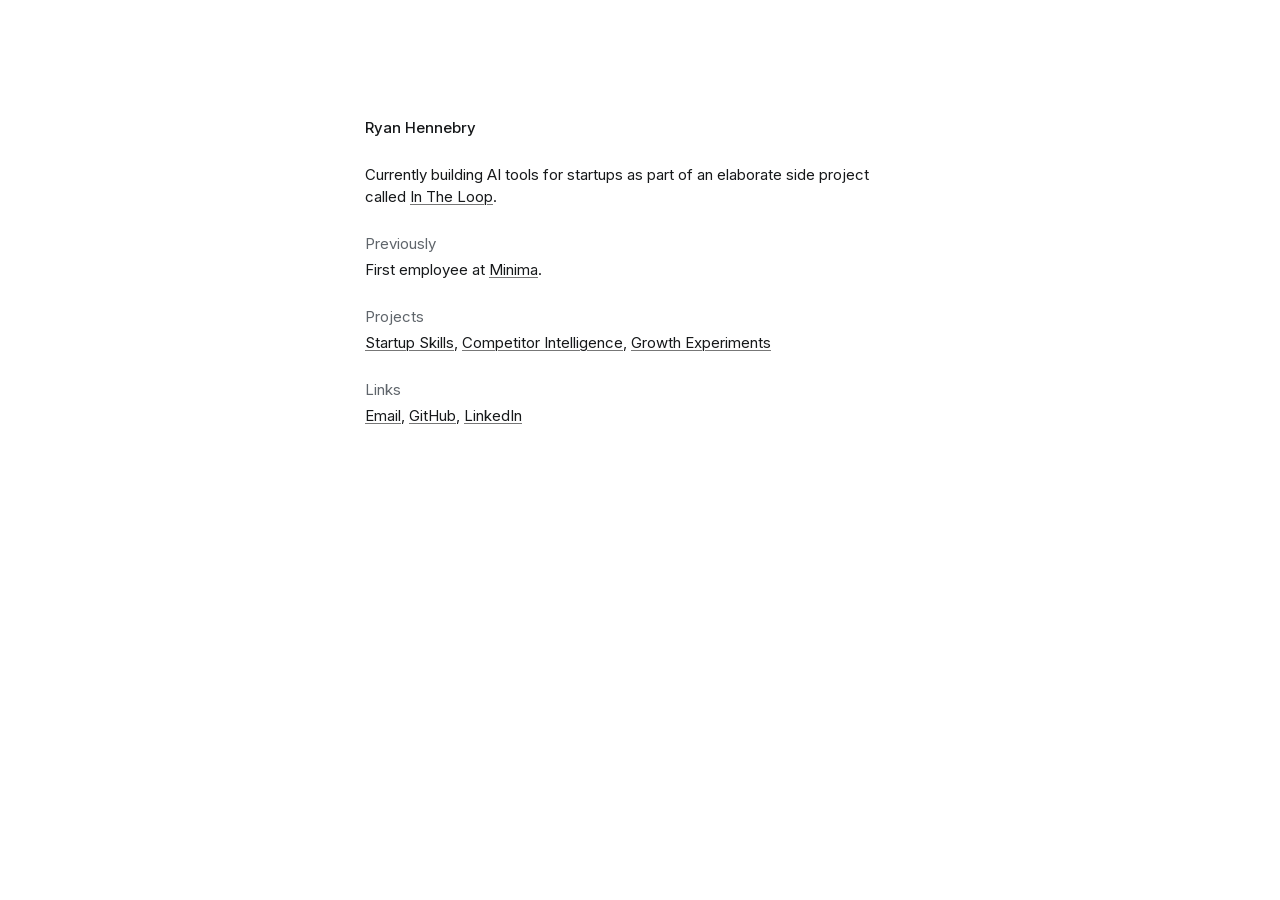
<file: index.html>
<!doctype html>
<html lang="en-GB">
  <head>
    <meta charset="utf-8">
    <meta name="viewport" content="width=device-width, initial-scale=1">
    <meta name="color-scheme" content="light">
    <meta name="theme-color" content="#24303C">

    <title>Ryan Hennebry</title>
    <meta name="description" content="">

    <meta property="og:type" content="website">
    <meta property="og:locale" content="en_GB">
    <meta property="og:site_name" content="Ryan Hennebry">
    <meta property="og:title" content="Ryan Hennebry">
    <meta property="og:description" content="">
    <meta property="og:url" content="https://ryanhennebry.xyz/">

    <meta name="twitter:card" content="summary">
    <meta name="twitter:title" content="Ryan Hennebry">
    <meta name="twitter:description" content="">

    <link rel="canonical" href="https://ryanhennebry.xyz/">

    <script type="application/ld+json">
      {
        "@context": "https://schema.org",
        "@graph": [
          {
            "@type": "WebSite",
            "@id": "https://ryanhennebry.xyz/#website",
            "url": "https://ryanhennebry.xyz/",
            "name": "Ryan Hennebry",
            "inLanguage": "en-GB"
          },
          {
            "@type": "Person",
            "@id": "https://ryanhennebry.xyz/#person",
            "name": "Ryan Hennebry",
            "url": "https://ryanhennebry.xyz/",
            "alumniOf": {
              "@type": "Organization",
              "name": "Minima",
              "url": "https://minima.global/"
            },
            "sameAs": [
              "https://github.com/ryan-hennebry",
              "https://www.linkedin.com/in/ryanhennebry/"
            ]
          }
        ]
      }
    </script>

    <link rel="icon" href="favicon.ico" sizes="any">
    <link rel="icon" type="image/png" sizes="48x48" href="favicon-48.png">
    <link rel="apple-touch-icon" href="apple-touch-icon.png">
    <link rel="stylesheet" href="assets/site.css">
  </head>
  <body>
    <main class="page">
      <header class="intro">
        <h1>Ryan Hennebry</h1>
        <p>Currently building AI tools for startups as part of an elaborate side project called <a href="https://in-the-loop.studio/">In The Loop</a>.</p>
      </header>

      <section class="previously">
        <h2>Previously</h2>
        <p>First employee at <a href="https://minima.global/">Minima</a>.</p>
      </section>

      <section class="projects">
        <h2>Projects</h2>
        <p><a href="https://startupskills.dev/">Startup Skills</a>, <a href="https://ryanhennebry.xyz/competitor-intel-agent/">Competitor Intelligence</a>, <a href="https://github.com/ryan-hennebry/growth-experiments">Growth Experiments</a></p>
      </section>

      <nav class="links" aria-labelledby="links-heading">
        <h2 id="links-heading">Links</h2>
        <p><a href="mailto:ryanhennebry@gmail.com">Email</a>, <a href="https://github.com/ryan-hennebry">GitHub</a>, <a href="https://www.linkedin.com/in/ryanhennebry/">LinkedIn</a></p>
      </nav>
    </main>
  </body>
</html>
</file>
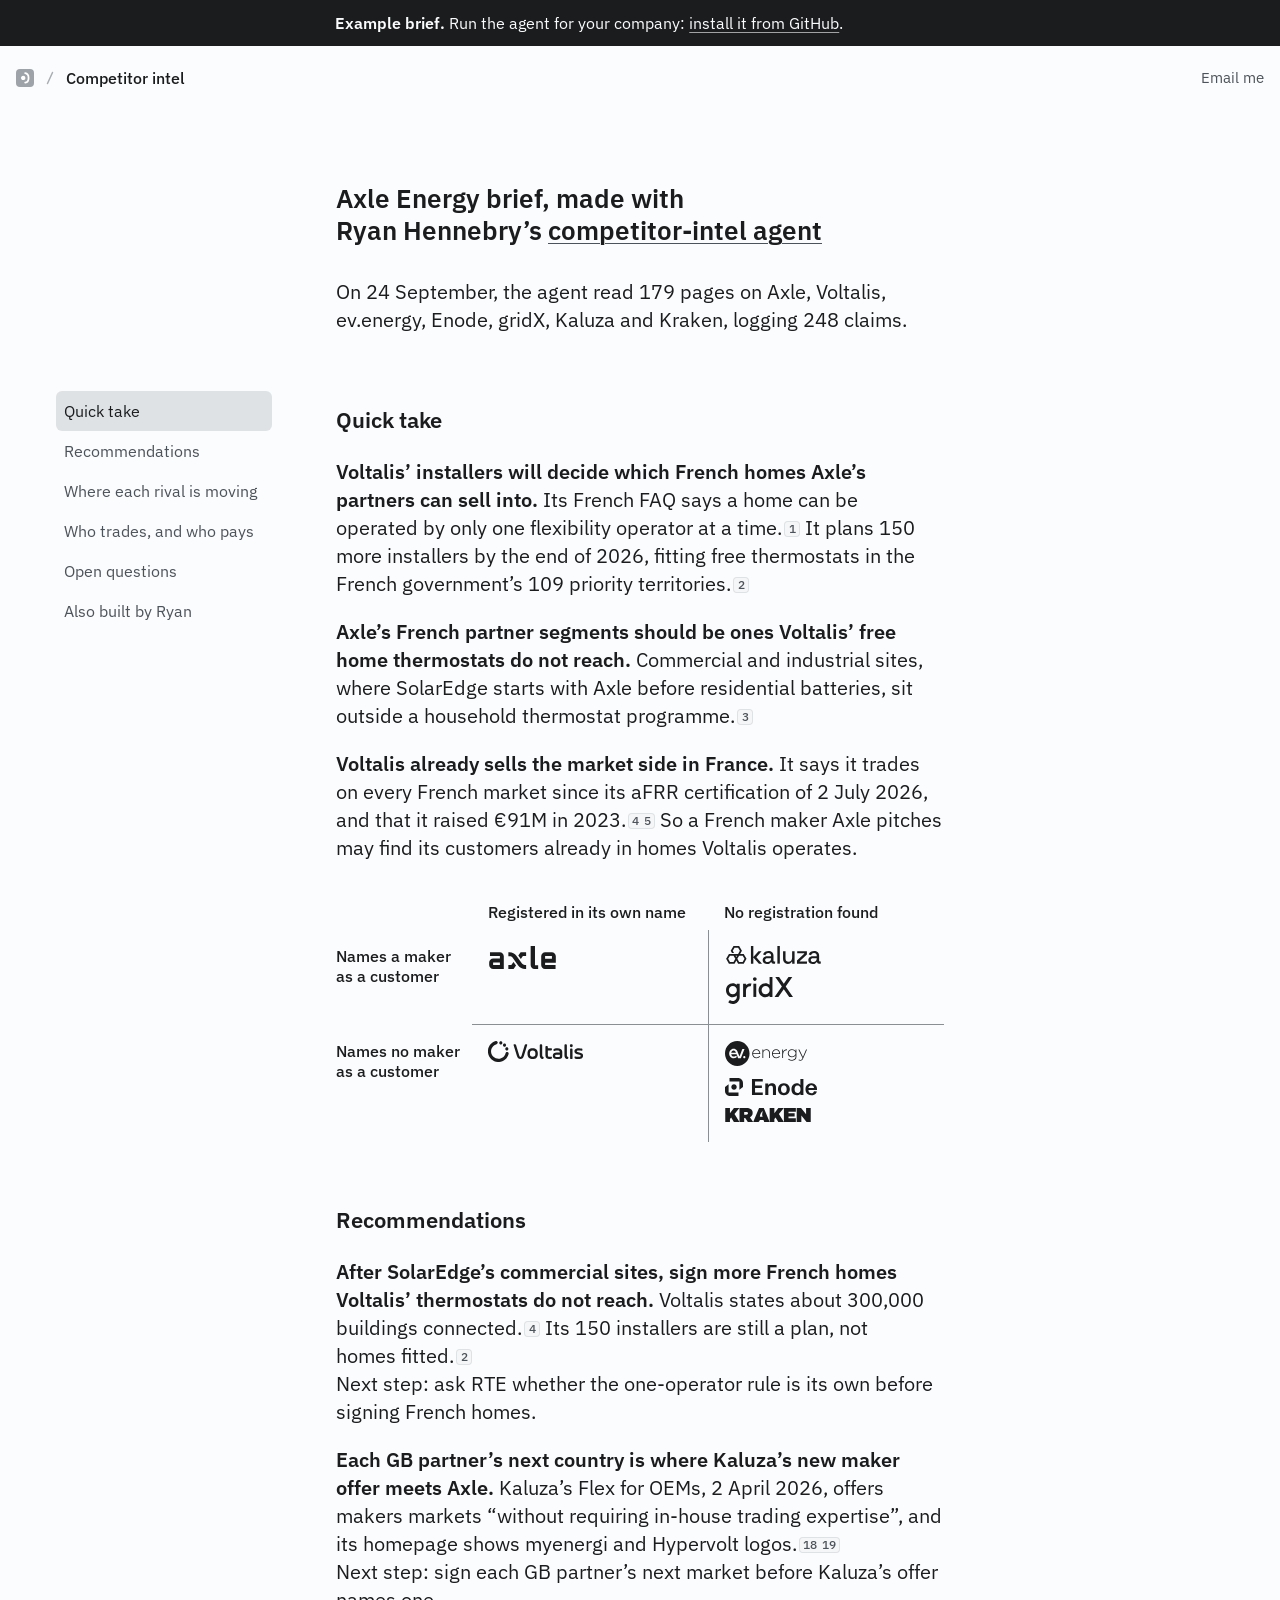
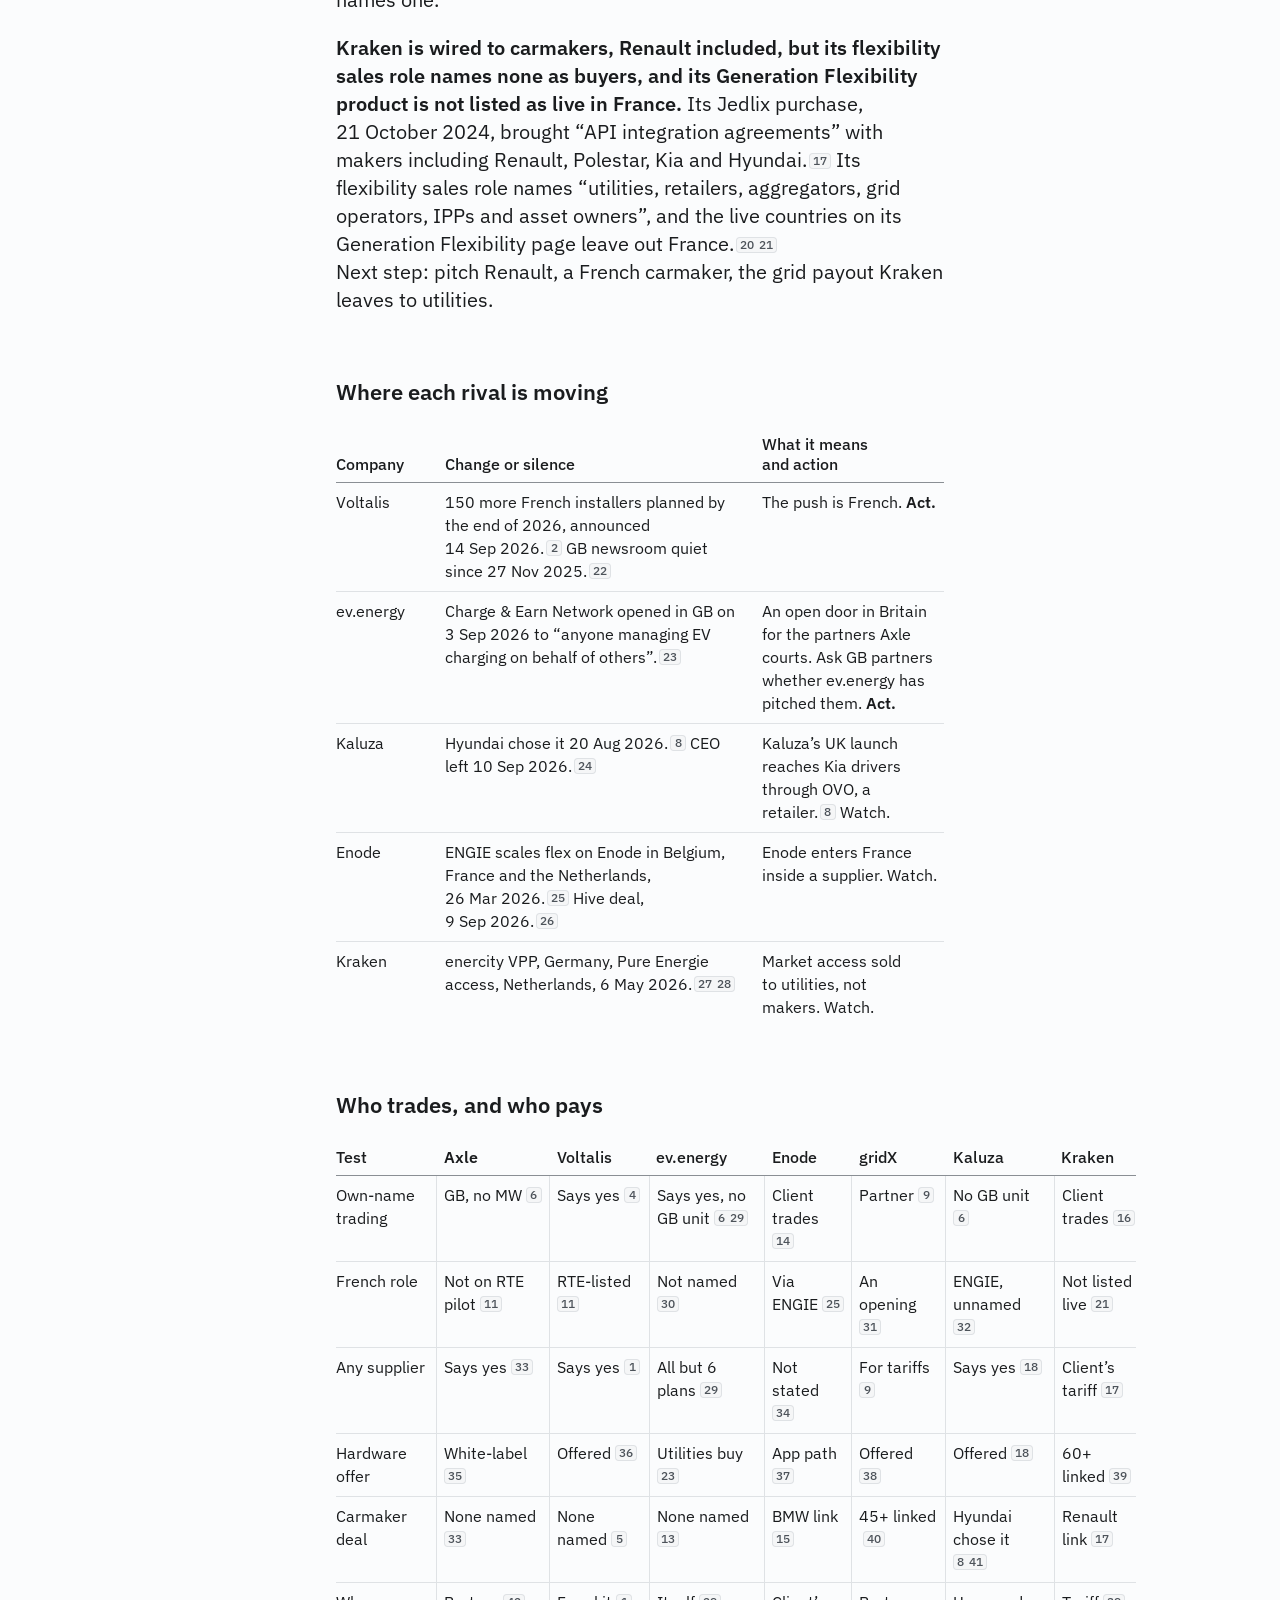
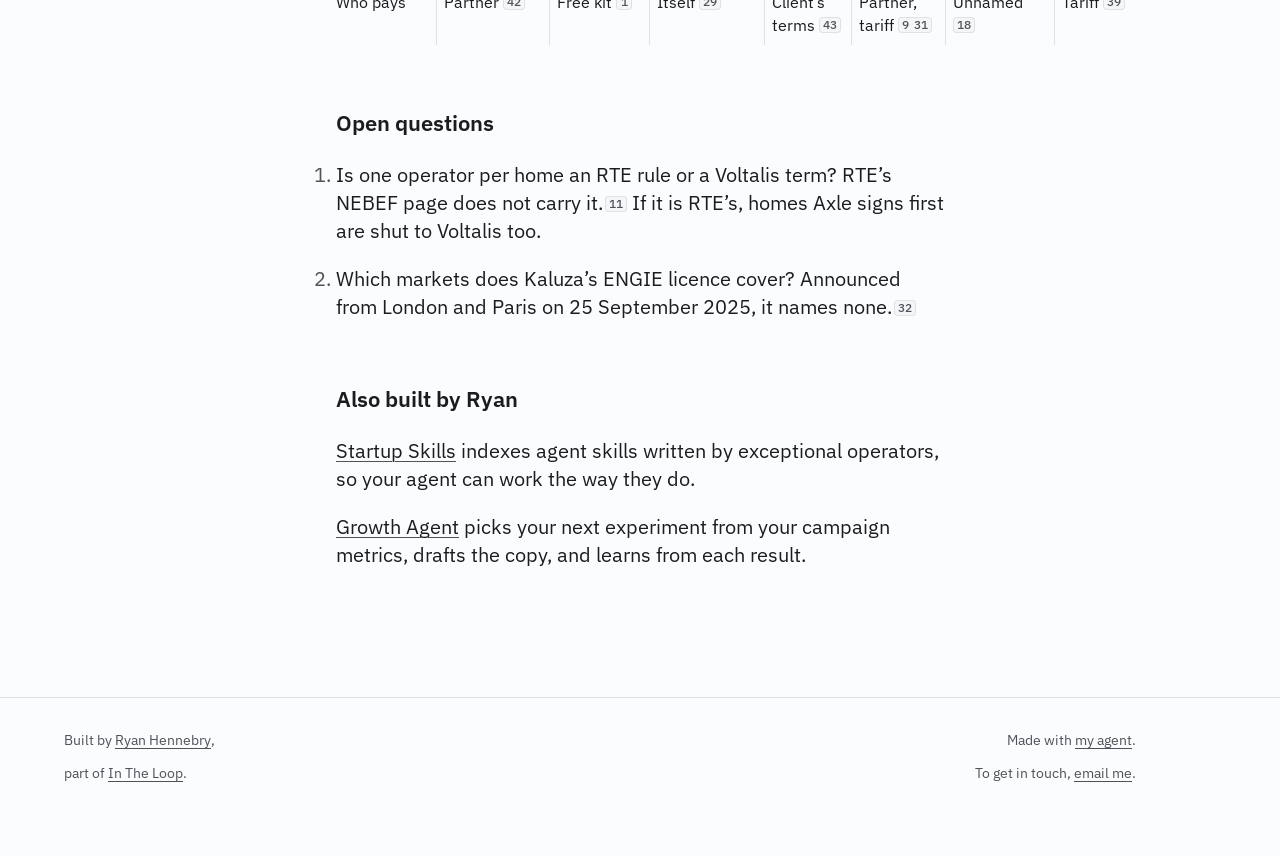
<file: competitor-intel-agent/index.html>
<!doctype html>
<!-- GENERATED by build-t.py from variant-t.src.html, para-s.json, the run's briefing.md, claims.jsonl and logos/logos.json. Edit those, then rebuild. -->
<!--
  Variant T: research/40-variant-t-spec.md, built by build-t.py. S's page (spec 35) with Ryan's notes
  on S: new-tab links with no arrow glyph, a doubled underline on hover, hover intent with a safe
  polygon and a scroll reset, map cards beside their logo, the rail level with Quick take, the footer
  on the wide grid, and no grey sentence in the reading column. § numbers are spec 35's unless 40 is named.
-->
<html lang="en-GB">
<head>
<meta charset="utf-8">
<meta name="viewport" content="width=device-width, initial-scale=1, viewport-fit=cover">
<!-- Share metadata: build-t.py's SITE_URL, TITLE, DESC, OG_IMAGE and OG_ALT, one definition each. -->
<title>Competitor intelligence agent: example brief</title>
<meta name="description" content="Written by Ryan Hennebry’s competitor intelligence agent. Each finding cites the page it came from.">
<!-- SNAPSHOT-EXEMPT (the page's own address) -->
<link rel="canonical" href="https://ryanhennebry.xyz/competitor-intel-agent">
<!-- /SNAPSHOT-EXEMPT -->
<meta property="og:type" content="article">
<meta property="og:site_name" content="Ryan Hennebry">
<meta property="og:locale" content="en_GB">
<meta property="og:url" content="https://ryanhennebry.xyz/competitor-intel-agent">
<meta property="og:title" content="Competitor intelligence agent: example brief">
<meta property="og:description" content="Written by Ryan Hennebry’s competitor intelligence agent. Each finding cites the page it came from.">
<meta property="og:image" content="https://ryanhennebry.xyz/competitor-intel-agent/og.png?v=4">
<meta property="og:image:type" content="image/png">
<meta property="og:image:width" content="2400">
<meta property="og:image:height" content="1260">
<meta property="og:image:alt" content="Competitor intelligence agent: example brief.">
<meta name="twitter:card" content="summary_large_image">
<meta name="twitter:image:alt" content="Competitor intelligence agent: example brief.">
<meta name="robots" content="noindex">
<meta name="color-scheme" content="light">
<meta name="theme-color" content="#fbfcfd">
<link rel="icon" href="favicon-p.svg" type="image/svg+xml">
<link rel="icon" href="favicon-32.png" type="image/png" sizes="32x32">
<link rel="apple-touch-icon" href="apple-touch-icon.png">
<link rel="preload" href="fonts/plex-sans-t-var.woff2" as="font" type="font/woff2" crossorigin>
<style>
/* §5 One face: IBM Plex Sans, self-hosted, OFL, roman only, with a size-adjusted Arial fallback.
   40 §5: T's subset adds U+2197 for the new-tab arrow. */
@font-face { font-family: "IBM Plex Sans"; src: url("fonts/plex-sans-t-var.woff2") format("woff2-variations"); font-weight: 100 700; font-style: normal; font-display: swap; }
@font-face { font-family: "IBM Plex Sans Fallback"; src: local("Arial"), local("ArialMT"); font-weight: 100 449; size-adjust: 100.60%; }
@font-face { font-family: "IBM Plex Sans Fallback"; src: local("Arial"), local("ArialMT"); font-weight: 450 549; size-adjust: 102.71%; }
@font-face { font-family: "IBM Plex Sans Fallback"; src: local("Arial Bold"), local("Arial-BoldMT"); font-weight: 550 700; size-adjust: 97.21%; }

/* §4 Colour: light only, neutrals only. */
:root {
  --ground: #fbfcfd; --text: #1a1c1e; --muted: #4d535a; --edge: #8a8f94; --rule: #dfe2e5;
  --surface: var(--rule); --wash: #f5f6f7; --focus: #1a1c1e; --press: rgb(26 28 30 / 6%);
  --glyph: #aaaeb2; /* §5 the bar's slash, 2.18:1 on --ground: ITL's ratio (33§4) */
  --shadow-card: 0 0 0 1px rgb(26 28 30 / 6%), 0 4px 8px rgb(26 28 30 / 6%), 0 12px 24px rgb(26 28 30 / 4%);
  color-scheme: light;
}

/* §3 Type: Butterick's page matched by x-height (PT/point-size). Plex at 20 has a 10.32 x-height,
   98% of his 10.51; 28 is 140% leading. letter-spacing is 0 on every role (32 F9). */
:root {
  --sans: "IBM Plex Sans", "IBM Plex Sans Fallback", system-ui, -apple-system, "Segoe UI", sans-serif;
  --fs-h1: 26px; --lh-h1: 32px;
  --fs-h2: 22px; --lh-h2: 28px;
  --fs-body: 20px; --lh-body: 28px;
  --fs-td: 16px; --lh-td: 23px; --fs-ui: 16px; --fs-small: 15px;
  --fs-chip: 12px; --lh-chip: 16px; --fs-foot: 14px; --lh-foot: 21px;
  --ease-out: cubic-bezier(0.23, 1, 0.32, 1);
  /* §4 Grid: the rail, a gap, a 608 column and a matching gap. From 78rem a second rail's width
     balances the first, so the text holds the viewport's centre and the rail hangs in the margin. */
  --pad: 16px; --col: 608px; --rail: 0px; --gap: 0px; --shift: 0px;
  --grid-w: calc(var(--rail) + 2 * var(--gap) + var(--col));
  --end: var(--gap);
  /* Rhythm, as box gaps (30§6, 32 F1). Print halves them. */
  --g-head: 72px; --g-title: 32px; --g-sec: 64px; --g-h2p: 24px; --g-h2t: 28px;
  --g-para: 20px; --g-tbl: 24px; --g-fig: 40px; --g-foot: 128px;
}
@media (width >= 40rem) { :root { --pad: 32px; } }
@media (width >= 64rem) { :root { --rail: 208px; --gap: 64px; --shift: 104px; } }
@media (width >= 78rem) {
  :root { --shift: 0px; --grid-w: calc(2 * var(--rail) + 2 * var(--gap) + var(--col)); --end: calc(var(--gap) + var(--rail)); }
}
@media (width < 30rem) {
  :root { --fs-h1: 24px; --lh-h1: 30px; --fs-h2: 20px; --lh-h2: 26px; --fs-body: 16px; --lh-body: 23px; --g-para: 16px; }
}

/* Base. No font smoothing (22f2): macOS draws the face at its own weight. */
*, *::before, *::after { box-sizing: border-box; }
html {
  -webkit-text-size-adjust: 100%;
  font-kerning: normal;
  hanging-punctuation: first;
  scroll-padding-top: 96px;      /* the 64 bar plus 32 of air */
}
body { margin: 0; background: var(--ground); color: var(--text); font: 400 var(--fs-body)/var(--lh-body) var(--sans); }
p, h1, h2, ol, ul, figure { margin: 0; }
strong { font-weight: 600; color: var(--text); }
::selection, ::target-text { background: var(--muted); color: var(--ground); }
.sr-only { position: absolute; width: 1px; height: 1px; padding: 0; margin: -1px; overflow: hidden; clip-path: inset(50%); white-space: nowrap; }
.nw { white-space: nowrap; }

/* One ring. Components that set their own radius keep it. */
:focus-visible { outline: 2px solid var(--focus); outline-offset: 2px; border-radius: 2px; }
@media (forced-colors: active) { :focus-visible { outline: revert; outline-offset: revert; } }

/* One link treatment. :where() so every component rule wins on purpose. */
:where(a) {
  color: inherit;
  text-decoration-line: underline;
  text-decoration-thickness: 1px;
  text-underline-offset: 3px;
  text-decoration-skip-ink: auto;
  text-decoration-color: var(--muted);
}
/* Press: a wash over the element's own fill, on pointer-down, no motion. */
:where(a, button, label):active { background-image: linear-gradient(var(--press), var(--press)); }
:where(a, button, label) { -webkit-tap-highlight-color: transparent; touch-action: manipulation; }
button { font: inherit; color: inherit; }

/* Skip link (17's values). */
.skip {
  position: fixed; top: 12px; left: calc(16px + env(safe-area-inset-left, 0px)); z-index: 20;
  display: flex; align-items: center; min-height: 40px; padding-inline: 16px; border-radius: 6px;
  background-color: var(--surface); color: var(--text); font-size: var(--fs-small); line-height: 20px;
  text-decoration: none; transform: translateY(calc(-100% - 13px));
}
.skip:focus-visible { transform: none; }

/* §5 Frame and bar: P's brand block (the studio mark, P's slash, the wordmark), then R's nav. 64 tall
   at every width. The mark's edge sits on the 16 inset; its 40x40 hit box hangs 11 either side. */
.frame { position: relative; display: flex; flex-direction: column; min-height: 100vh; min-height: 100dvh; }
.spy-end { position: absolute; bottom: 0; width: 1px; height: 1px; }
.main { flex: 1 0 auto; padding-top: var(--g-head); container-type: inline-size; }
.main:focus { outline: none; }
.bar { position: sticky; top: 0; z-index: 10; background-color: var(--ground); }
.bar :is(a, button) { scroll-margin-top: -96px; } /* the bar is always in view: a Tab onto it must not scroll */
.head {
  display: flex; align-items: center; justify-content: space-between; column-gap: 16px; height: 64px;
  padding-inline: calc(16px + env(safe-area-inset-left, 0px)) calc(16px + env(safe-area-inset-right, 0px));
}
.head__brand { display: flex; align-items: center; gap: 8px; min-width: 0; }
.head__umbrella { display: grid; place-items: center; flex: none; min-width: 40px; min-height: 40px; margin-inline: -11px; }
.head__logo { display: block; width: 18px; height: 18px; border-radius: 4px; }
.head__slash { flex: none; color: var(--glyph); }
.head__mark {
  display: flex; align-items: center; min-height: 40px; min-width: 0;
  font-size: 16px; line-height: 20px; font-weight: 500; color: var(--text); text-decoration: none; white-space: normal;
}
.head__nav { display: flex; align-items: center; gap: 24px; }
.head__link {
  display: flex; align-items: center; min-height: 40px; padding: 0; border: 0; background-color: transparent; cursor: pointer;
  font-size: 15px; line-height: 20px; font-weight: 400; color: var(--muted); text-decoration: none; white-space: nowrap;
}
body:has(#contents:popover-open) .head__toc { color: var(--text); }
@media (width >= 64rem) { .head__toc { display: none; } }
/* ITL's "what gives": below 23rem the mark and slash go first; without the rule the bar collides by
   50 at 320 (40 §4). "Competitor intel" is 119.06 at 16/500 and holds one line at every width. */
@media (width < 23rem) { .head__umbrella, .head__slash { display: none; } }

/* The example banner (Ryan, 5 October 2026: the banner prototype's variant A, copy 1). Site chrome above
   the sticky bar, ink and ground swapped; it scrolls away and the bar pins at 0. Its text sits on the
   title's grid, so its left edge is the h1's: .banner__in repeats .layout's box and column. The ink
   lines up too: Plex's "E" (600) starts 81.72/1000 of an em in, the h1's "A" 20.88, so the first line
   is indented by the difference, A's at --fs-h1 less E's at --fs-bn (-0.76 at 26 and 16). A wrapped
   line starts on the box edge, where a lower-case letter's ink sits within half a pixel of the A's. */
.banner {
  --fs-bn: 16px;
  padding-block: 12px; background-color: var(--text); color: var(--ground);
  font-size: var(--fs-bn); line-height: 22px;
}
.banner__in { display: grid; grid-template-columns: minmax(0, 1fr); width: min(100% - 2 * var(--pad), var(--grid-w)); margin-inline: auto; }
.banner__t { grid-column: 1; min-width: 0; text-indent: calc(0.02088 * var(--fs-h1) - 0.08172 * var(--fs-bn)); text-wrap: balance; }
@media (width >= 64rem) {
  .banner__in { grid-template-columns: var(--rail) minmax(0, var(--col)); column-gap: var(--gap); padding-inline-end: var(--end); }
  .banner__t { grid-column: 2; }
}
@media (width < 23rem) { .banner { --fs-bn: 15px; } } /* two lines at 320, as the bar's "what gives" step */
.banner strong { color: inherit; }
.banner a { text-decoration-color: rgb(251 252 253 / 60%); }
.banner :focus-visible { outline-color: var(--ground); } /* the shared 2px ring, light on the dark strip */
.banner a:active { background-image: linear-gradient(rgb(251 252 253 / 14%), rgb(251 252 253 / 14%)); }

/* §4 Grid. The box is centred. From 64rem it holds the rail, a gap, the column and a matching gap,
   so the text centre is the viewport's plus --shift (104); from 78rem it holds a second rail's width
   too, so the text holds the centre (PT/maxims-of-page-layout) and the rail hangs in the margin. */
.layout { display: grid; grid-template-columns: minmax(0, 1fr); width: min(100% - 2 * var(--pad), var(--grid-w)); margin-inline: auto; }
.title, .brief { grid-column: 1; min-width: 0; }
.title { grid-row: 1; margin-bottom: var(--g-head); }
.brief { grid-row: 2; }
@media (width >= 64rem) {
  .layout { grid-template-columns: var(--rail) minmax(0, var(--col)); column-gap: var(--gap); padding-inline-end: var(--end); }
  .title, .brief { grid-column: 2; }
}

/* §7 The title: 26/32 at 600 (130% of the body), cap-trimmed. The phrase spans set the breaks by
   sense, so text-wrap is plain wrap, not balance. .h1__who breaks only between its two phrases. */
.title h1 {
  font: 600 var(--fs-h1)/var(--lh-h1) var(--sans); color: var(--text);
  text-box: trim-both cap alphabetic; text-wrap: wrap;
}
.h1__who { display: inline-block; }
.run { margin-top: var(--g-title); color: var(--text); text-box: trim-both cap alphabetic; text-wrap: pretty; }

/* §17 Contents: one popover element; a sticky 208 rail from 64rem, a sheet under the bar below. */
#contents ol { margin: 0; padding: 0; list-style: none; }
#contents a {
  display: flex; align-items: center; min-height: 40px; margin-inline-start: -8px; padding: 10px 8px;
  border-radius: 6px; font-size: var(--fs-ui); line-height: 20px; font-weight: 400; color: var(--muted);
  text-decoration: none; transition: color 120ms var(--ease-out), background-color 120ms var(--ease-out);
}
@media (pointer: coarse) { #contents a { min-height: 44px; } }
#contents a[aria-current="location"] { color: var(--text); background-color: var(--rule); }
@media (width >= 64rem) {
  /* The rail resets the UA popover box. Its 4/12 padding, cancelled by an equal negative margin, is
     room for the -8 hang and the 4px ring, which overflow: auto would otherwise clip.
     Row 2: the first cap sits level with Quick take's (40 §9). Row 2's top edge is the cap-trimmed
     h2's cap top; -18.83 is 4 rail padding + 10 item padding + 4.83 line top to cap top at 16/20.
     Stuck, the first cap rides the 96 scroll-padding line, where a heading reached from the rail lands. */
  #contents:not(:popover-open) {
    display: block; position: sticky; inset: auto; top: calc(96px - 18.83px);
    grid-column: 1; grid-row: 2; align-self: start;
    margin: -18.83px -4px -4px -12px; padding: 4px 4px 4px 12px; border: 0;
    background: none; color: inherit; width: auto; height: auto;
    max-height: calc(100dvh - 96px + 18.83px - 28px); overflow: auto; overscroll-behavior: contain;
  }
}
@media (width < 64rem) {
  #contents {
    position: fixed; inset: var(--sheet-top, 64px) 0 auto 0; width: auto; height: auto; margin: 0;
    max-height: calc(100dvh - var(--sheet-top, 64px)); overflow: auto; overscroll-behavior: contain;
    padding: 8px 16px 16px; border: 0; border-bottom: 1px solid var(--rule);
    background-color: var(--ground); color: var(--text);
    opacity: 0;
    transition: opacity 100ms var(--ease-out), overlay 100ms allow-discrete, display 100ms allow-discrete;
  }
  #contents:popover-open {
    opacity: 1; translate: 0 0;
    transition: opacity 150ms var(--ease-out), translate 150ms var(--ease-out),
      overlay 150ms allow-discrete, display 150ms allow-discrete;
  }
  @starting-style { #contents:popover-open { opacity: 0; translate: 0 -4px; } }
  #contents::backdrop { background: transparent; }
}
@media (40rem <= width < 64rem) { #contents { padding-inline: 32px; } }

/* Body: box gaps (30§6, §4). A paragraph gap is 100% of the body (PT/space-between-paragraphs). */
.brief > p { text-wrap: pretty; }
.brief h2 {
  font-size: var(--fs-h2); line-height: var(--lh-h2); font-weight: 600; color: var(--text);
  text-box: trim-both cap alphabetic; text-wrap: pretty;
}
.brief > h2 { margin-top: var(--g-sec); }
.brief > h2:first-child { margin-top: 0; }
.brief > h2 + :is(p, ol) { margin-top: var(--g-h2p); }
.brief > h2 + .tbl { margin-top: var(--g-h2t); }
.brief > :is(p, ol) + :is(p, ol) { margin-top: var(--g-para); }
.brief > :is(p, ol) + .tbl, .brief > .tbl + :is(p, ol) { margin-top: var(--g-tbl); }
.brief > .q2 { margin-top: var(--g-fig); }  /* the map belongs to the Quick Take */
.brief > ol > li + li { margin-top: var(--g-para); }
/* 40 §3 (RT-7, 38§3): the step is its own line, a hard break inside its paragraph ("Same paragraph,
   different line", PT/hard-line-breaks), in the text colour at 400: position does the work. */
.next { display: block; color: var(--text); }
.brief > ol { list-style: decimal outside; padding-inline-start: 24px; }
.brief > ol > li::marker { color: var(--muted); } /* the subset's default digits are already tabular lining */
@media (width >= 40rem) { .brief > ol { padding-inline-start: 0; } }
@media (width < 30rem) { .brief > p, .brief li { hyphens: auto; hyphenate-limit-chars: 8 4 4; } .brief strong { hyphens: manual; } } /* 22f7, 31 Rec 5 */

/* Tables: one --edge rule under the head, --rule between body rows. */
table { width: 100%; border-collapse: collapse; font-size: var(--fs-td); line-height: var(--lh-td); }
th {
  padding: 0 16px 8px 0; border-bottom: 1px solid var(--edge); vertical-align: bottom; text-align: start;
  font-weight: 500; line-height: 20px; color: var(--text); text-wrap: pretty;
}
td {
  padding: 8px 16px 8px 0; border-bottom: 1px solid var(--rule); vertical-align: top; text-align: start;
  font-weight: 400; color: var(--text); text-wrap: pretty; overflow-wrap: break-word;
}
tbody tr:last-child td { border-bottom: 0; }
th:last-child, td:last-child { padding-inline-end: 0; }
.t-high { font-weight: 600; color: var(--text); white-space: nowrap; }
.t-watch { font-weight: 400; color: var(--text); white-space: nowrap; } /* 22f12 */
table.t3 { table-layout: fixed; }
table.t3 td:first-child { overflow-wrap: normal; } /* a company name never splits mid-word */
table.t3 th:nth-child(1) { width: 18%; }
table.t3 th:nth-child(2) { width: 52%; } /* 31 Rec 6 */
table.t3 th:nth-child(3) { width: 30%; }
/* Below 40rem the rivals table reflows: a sentence's last word, its bound date and its chip run to
   about 195, wider than a 34% cell at 390, so the change and the means stack beside the company in
   one column (272 at 390, 200 at 320). The build sets ARIA table roles, so the semantics survive. */
@media (width < 40rem) {
  table.t3, table.t3 :is(thead, tbody) { display: block; }
  table.t3 tr { display: grid; grid-template-columns: 88px minmax(0, 1fr); }
  table.t3 th:nth-child(n) { width: auto; }
  table.t3 :is(th, td):first-child { grid-row: 1 / span 2; }
  table.t3 :is(th, td):nth-child(n + 2) { padding-inline-end: 0; }
  table.t3 thead tr { border-bottom: 1px solid var(--edge); }
  table.t3 th { border-bottom: 0; }
  table.t3 th:nth-child(2) { padding-bottom: 4px; }
  table.t3 td { border-bottom: 0; }
  table.t3 tbody tr + tr { border-top: 1px solid var(--rule); }
  table.t3 td:nth-child(2) { padding-bottom: 0; }
}
/* 320: the widest bound unit, a sentence's last word, its date and a number chip, needs about 150;
   "ev.energy" needs 69.5. */
@media (width < 23rem) {
  table.t3 tr { grid-template-columns: 80px minmax(0, 1fr); }
  table.t3 :is(th, td):first-child { padding-inline-end: 8px; }
}
.tbl { min-width: 0; }

/* The matrix: 1px verticals with 8 either side; the first column holds still. From 48rem it hangs
   right into the empty margin, to 800 (its values and joined number chips need 798, 34§1b), and
   scrolls inside its region where that margin runs out (§4). */
.matrix { min-width: 798px; }
/* The last column's focus ring hangs 4 past the cell; 4 of padding, cancelled by an equal negative
   margin, holds it inside the scroller, so the matrix scrolls only when it must. */
.mx { padding-inline-end: 4px; margin-inline-end: -4px; }
.matrix td + td { border-inline-start: 1px solid var(--rule); }
.matrix :is(th, td) + :is(th, td) { padding-inline: 7px; } /* 7, not R's 8: the value units need 810 at 8 (M) */
.matrix :is(th, td):first-child { position: sticky; inset-inline-start: 0; z-index: 1; padding-inline-end: 7px; background-color: var(--ground); }
.matrix :is(th, td):last-child { padding-inline-end: 0; }
.matrix td:first-child { box-shadow: inset -1px 0 0 var(--rule); }
.matrix td:first-child + td { border-inline-start: 0; }
@media (width >= 48rem) {
  .tbl--mx { width: min(800px, 50cqw + var(--col) / 2 - var(--pad) - var(--shift)); max-width: none; justify-self: start; }
}
.scroller { position: relative; overflow-x: auto; overscroll-behavior-x: contain; } /* contains the cells' absolute .sr-only names */
.mx.scroller { scroll-padding-inline: 88px 4px; } /* 36 R5: a focused cell scrolls clear of the 86.8 sticky first column;
   36-2 N1: and clear of the right edge by the last column's 4px focus ring, inside .mx's 4 of end padding */
.scroller::-webkit-scrollbar { height: 10px; }
.scroller::-webkit-scrollbar-track { background: transparent; }
.scroller::-webkit-scrollbar-thumb { background: var(--rule); border-radius: 999px; }
.scroller::-webkit-scrollbar-thumb:hover { background: var(--muted); }
@supports not selector(::-webkit-scrollbar) { .scroller { scrollbar-width: thin; scrollbar-color: var(--rule) transparent; } }
@property --fade { syntax: "<length>"; inherits: false; initial-value: 24px; }
@keyframes vs-fade { from { --fade: 24px; } to { --fade: 0px; } }
@supports (animation-timeline: scroll()) {
  @media screen and (width < 48rem) {
    .mx { mask-image: linear-gradient(to left, transparent, black var(--fade)); animation: vs-fade linear both; animation-timeline: scroll(self inline); }
  }
}

/* §8 Chips: the source's number after the closing punctuation, no space ("text.[1]"). A 16 box raised
   2 sits inside the 28 pitch, and the 23 below 30rem. The .cite__n in a matrix cell shares the look. */
:is(.chip, .cite__n) {
  display: inline-block; position: relative; top: -2px; vertical-align: baseline; min-width: 16px;
  padding: 0 4px; border: 0; border-radius: 4px; text-align: center; white-space: nowrap;
  font: 500 var(--fs-chip)/var(--lh-chip) var(--sans); letter-spacing: 0;
  color: var(--muted); background-color: var(--wash); box-shadow: inset 0 0 0 1px var(--rule);
}
.chip { margin-inline-start: 2px; cursor: pointer; touch-action: manipulation; }
/* Plex's U+2009 is 1.4px at 12, too narrow to part two numbers, so its span widens it to 5.4. */
.n-sep { margin-inline: 2px; }
/* A coarse pointer's hit area grows to 24 wide and the line pitch tall, so neighbours never overlap. */
@media (pointer: coarse) {
  .chip::after { content: ""; position: absolute; left: 50%; top: 50%; width: max(100%, 24px); height: var(--lh-body); translate: -50% -50%; }
}
/* §9 Cells: the whole value cell is the trigger (US:millionco/interactive-hit-areas); the .cite's
   ::after covers the cell, padding included. The number joins its value with a no-break space. */
.matrix td:has(> .cite) { position: relative; transition: background-color 120ms var(--ease-out); }
.cite {
  display: inline; padding: 0; margin: 0; border: 0; background-color: transparent; font: inherit; color: var(--text);
  text-align: start; cursor: pointer; touch-action: manipulation;
}
.cite::after { content: ""; position: absolute; inset: 0; }
:is(.chip, .cite):focus-visible { border-radius: 4px; }
.q2__co:focus-visible { border-radius: 6px; }
/* Open (the card beside its trigger is showing) looks as hover. */
:is(.chip, .q2__co):has(+ .card:popover-open) { color: var(--text); background-color: var(--rule); }
.matrix td:has(> .card:popover-open) { background-color: var(--wash); }
.cite:has(+ .card:popover-open) .cite__n { color: var(--text); background-color: var(--rule); }
@media (hover: hover) and (pointer: fine) {
  :is(.chip, .cite__n, .q2__co) { transition: color 120ms var(--ease-out), background-color 120ms var(--ease-out); }
  :is(.chip, .q2__co):hover { color: var(--text); background-color: var(--rule); }
  .matrix td:has(> .cite:hover) { background-color: var(--wash); }
  .cite:hover .cite__n { color: var(--text); background-color: var(--rule); }
}
@media (forced-colors: active) { :is(.chip, .cite__n) { border: 1px solid ButtonText; } }

/* §9 Cards: a 320 surface lifted by shadow, set explicitly so it never inherits from a th,
   strong or .nw it sits in. §10: anchored below its trigger from 40rem; docked at the bottom below 48rem
   or 30rem tall, which covers 200% zoom (31 R3). A corner trigger needs the double flip (31 R1). */
.card {
  position: fixed; inset: auto; margin: 0; width: min(320px, 100vw - 32px); max-height: min(60dvh, 480px);
  overflow-y: auto; overscroll-behavior: contain; padding: 12px 16px; border: 0; border-radius: 8px;
  background-color: var(--ground); color: var(--text); box-shadow: var(--shadow-card);
  font: 400 var(--fs-small)/20px var(--sans); letter-spacing: 0;
  white-space: normal; text-align: start; text-wrap: pretty; overflow-wrap: break-word; hyphens: manual;
  opacity: 0; pointer-events: none; /* a closing card never catches the pointer: WebKit can leave it in the cell */
  transition: opacity 100ms var(--ease-out), overlay 100ms allow-discrete, display 100ms allow-discrete;
}
.card:popover-open {
  opacity: 1; pointer-events: auto;
  transition: opacity 125ms var(--ease-out), overlay 125ms allow-discrete, display 125ms allow-discrete;
}
@starting-style { .card:popover-open { opacity: 0; } }
.card[data-warm]:popover-open { transition: none; } /* a neighbour opened while one was warm */
.card::backdrop { background: transparent; }
@media (width >= 40rem) {
  .card { top: anchor(bottom); left: anchor(left); margin: 6px 0 0;
          position-try-fallbacks: flip-block, flip-inline, flip-block flip-inline; max-height: min(45dvh, 480px); }
}
/* The dock query. The hover script's docked() repeats it and 40 §8's beside rule is its complement,
   so change all three together. */
@media (width < 48rem), (height < 30rem) {
  .card { inset: auto 16px calc(16px + env(safe-area-inset-bottom, 0px)) 16px; width: auto; margin: 0;
          max-height: min(60dvh, 480px); }
}
@supports not (anchor-name: --a) {
  .card { inset: auto 16px calc(16px + env(safe-area-inset-bottom, 0px)) 16px; width: auto; margin: 0; }
}
/* 40 §8 (RT-5, OC-1): where cards anchor, a map card sits beside its logo, top level with the logo's
   box and 6 from its right edge (12 from the ink, as below), flipping left first. The query is the
   exact complement of the dock query, and the guard keeps the no-anchor fallback docked. */
@media (width >= 48rem) and (height >= 30rem) { @supports (anchor-name: --a) {
  .q2 .card { top: anchor(top); left: anchor(right); margin: 0 0 0 6px;
              position-try-fallbacks: flip-inline, flip-block, flip-block flip-inline; }
} }
@media (forced-colors: active) { .card { border: 1px solid CanvasText; } }
.card :is(.card__co, .card__src, .card__grp, .card__ans, .card__label, .card__meta, .card__quote, .card__para) { display: block; }
.card__co { margin-bottom: 8px; font-size: var(--fs-ui); line-height: 20px; font-weight: 500; } /* 31 Rec 1 */
.card__src + .card__src { margin-top: 12px; }
.card__grp + .card__grp { margin-top: 16px; } /* between groups beats within one */
.card__ans + .card__src { margin-top: 4px; }
.card__ans { font-weight: 500; color: var(--muted); }
.card__label { font-size: var(--fs-ui); line-height: 20px; font-weight: 500; color: var(--text); }
.card__meta { margin-top: 2px; color: var(--muted); } /* the domain lives here now (RS-5) */
/* §10 Evidence, always present: the quote in curly quotes, or a --muted lead-in and a paraphrase. */
.card__quote, .card__para { margin-top: 6px; color: var(--text); }
.card__lead { color: var(--muted); }
.pn { display: none; }
/* No popover support: the chip hides and the card sets inline as "(label, label)". */
@supports not selector(:popover-open) {
  .chip { display: none; }
  .card { position: static; display: inline; padding: 0; box-shadow: none; background: none; width: auto;
    max-height: none; opacity: 1; font: inherit; color: inherit; }
  .card::before { content: " ("; }
  .card::after { content: ")"; }
  .card :is(.card__src, .card__grp, .card__label) { display: inline; font: inherit; }
  .card :is(.card__src, .card__grp) + :is(.card__src, .card__grp)::before { content: ", "; }
  .card :is(.card__meta, .card__quote, .card__para, .card__ans) { display: none; }
  .cite__n { display: none; }
}

/* §11 The map: a real table, its categories labelled directly in the headers, logos in the cells.
   The cross is its only structure. */
.q2 { --A: 1800; }
.q2__t { table-layout: fixed; width: 100%; border-collapse: collapse; }
.q2__t :is(th, td) { padding: 0; border: 0; vertical-align: top; text-align: start; font-weight: 400; }
.q2__c0 { width: 136px; } /* "Names no maker" sets 123.2 at 16/500 and cannot break; 12 of padding */
.q2__t :is(.q2__ch, .q2__rh) { font-size: var(--fs-ui); line-height: 20px; font-weight: 500; color: var(--text); text-wrap: pretty; }
.q2__t .q2__ch { vertical-align: bottom; padding: 0 0 8px 16px; }
/* A row header's cap top starts 16 below the cell top, where the first logo's ink starts. */
.q2__t .q2__rh { padding: 16px 12px 0 0; text-box: trim-both cap alphabetic; }
.q2__t .q2__cell { padding: 16px 16px 20px; }
.q2__t :is(.q2__cell--tr, .q2__cell--br) { border-inline-start: 1px solid var(--edge); }
.q2__t :is(.q2__cell--bl, .q2__cell--br) { border-block-start: 1px solid var(--edge); }
.q2__cos { display: grid; justify-items: start; gap: 12px; } /* 12 of ink: hit boxes touch, never overlap */
.q2__ent { display: flex; align-items: center; }
/* §13 The logo is the trigger: 6 of padding hung outside the ink, so the fill has room at rest. */
.q2__co {
  display: flex; align-items: center; min-height: 24px; padding: 6px; margin: -6px; border: 0; border-radius: 6px;
  background-color: transparent; color: var(--text); cursor: pointer; touch-action: manipulation;
}
@media (pointer: coarse) { .q2__co { min-height: 32px; } }
/* Equal ink, damped: height = sqrt(A x k / aspect) x trim, and CSS does the arithmetic. */
.q2__logo {
  --h: calc(sqrt(var(--A) * var(--k) / var(--ar)) * var(--trim) * 1px);
  display: block; position: relative; height: var(--h); width: calc(var(--h) * var(--ar));
}
.q2__mono {
  position: absolute; inset: 0; background-color: currentColor;
  -webkit-mask: var(--m) center / contain no-repeat; mask: var(--m) center / contain no-repeat;
  print-color-adjust: exact; -webkit-print-color-adjust: exact;
}
/* Below 40rem each row is a two-column grid: its header runs full width above its pair. The build
   sets ARIA table roles, so a cell still reads its column and row headers. */
@media (width < 40rem) {
  .q2 { --A: 1200; }
  .q2__t, .q2__t :is(thead, tbody) { display: block; }
  .q2__t tr { display: grid; grid-template-columns: minmax(0, 1fr) minmax(0, 1fr); }
  .q2__t :is(colgroup, .q2__corner) { display: none; }
  .q2__t .q2__rh { grid-column: 1 / -1; padding: 12px 0 4px 12px; }
  .q2__t .q2__ch { padding-inline-start: 12px; }
  .q2__t .q2__cell { padding: 12px 12px 16px; }
  .q2__t .q2__cell--bl { border-block-start: 0; }
  .q2__t .q2__cell--br { border-block-start: 0; }
  .q2__t tr:last-child .q2__rh { border-block-start: 1px solid var(--edge); }
}
@media (width < 23rem) {
  .q2__t .q2__ch { padding-inline-start: 8px; }
  .q2__t .q2__rh { padding: 8px 0 4px 8px; }
  .q2__t .q2__cell { padding: 8px 8px 12px; }
}

/* §15 "Also built by Ryan": an h2 and two body paragraphs, the page's own pattern. */
.psrc { display: none; }

/* §13b Footer, ITL's spacing to the pixel (33§2): 128 to the rule, 32 to the first cap, 12 from a
   baseline to the next cap, 72 from the last baseline to the page end. Every row is cap-trimmed, so
   each gap is space between inked letters. They sit side by side from 27rem, the first rem step that
   measures clear. From 48rem on screen they span the wide grid: from the rail's left edge (the
   column's below 64rem) to the matrix's right edge, the widest table. The width is .tbl--mx's plus
   the rail and gap before the column; the start margin is the .layout box's. */
.foot {
  margin-top: var(--g-foot); padding-top: 32px; padding-bottom: calc(72px + env(safe-area-inset-bottom, 0px));
  border-top: 1px solid var(--rule);
}
.foot__sides {
  display: flex; flex-direction: column; gap: 32px;
  width: min(100% - 2 * var(--pad), var(--grid-w)); padding-inline-end: var(--end); margin-inline: auto;
}
@media screen and (width >= 48rem) {
  .foot__sides {
    width: calc(var(--rail) + var(--gap) + min(800px, 50% + var(--col) / 2 - var(--pad) - var(--shift)));
    padding-inline-end: 0; margin-inline: calc((100% - min(100% - 2 * var(--pad), var(--grid-w))) / 2) 0;
  }
}
@media (width >= 27rem) {
  .foot__sides { flex-direction: row; justify-content: space-between; align-items: flex-start; column-gap: 72px; }
  .foot__line--end { text-align: end; }
}
.foot__line { display: flex; flex-direction: column; gap: 12px; font-size: var(--fs-foot); line-height: var(--lh-foot); color: var(--muted); }
.foot__row { display: block; text-box: trim-both cap alphabetic; }
.foot__line a { position: relative; }
.foot__line a::after { content: ""; position: absolute; inset-inline: 0; height: 40px; }
.foot__row:first-child a::after { bottom: 0; }
.foot__row:last-child a::after { top: 0; }

/* §6 Motion, ITL's values with 33§3's three changes (RS-3). Every link outside the bar keeps its own
   colour on hover, and only its underline changes: 40 §6 (37 C1) doubles it to 2px and darkens it from
   --muted to --text, both snapping, since neither engine paints a thickness change smoothly. The bar's
   links ease their colour with plain ease ("Hover / color change | ease", US:emilkowalski/animate). */
@media (hover: hover) and (pointer: fine) {
  :where(a:hover) { text-decoration-thickness: 2px; text-decoration-color: var(--text); }
  .head__link { transition: color 120ms ease; }
  .head__link:hover { color: var(--text); }
  .banner a:hover { text-decoration-color: var(--ground); } /* the doubled underline, light on dark */
  #contents a:hover { color: var(--text); }
}

/* §10 Reduced motion: cards open and close at once; the sheet only fades; colour stays. */
@media (prefers-reduced-motion: reduce) {
  .card, .card:popover-open { transition: none; }
  @starting-style { #contents:popover-open { translate: none; } }
}

/* §14 Print, A4: no bar, chips, cell numbers or cards; the chip's own number raised after each
   sentence, cell and logo, and a Sources list with every full URL. Body text is black (PT/color). */
@page { size: A4; margin: 16mm; }
@media print {
  :root:root {
    --text: #000; --ground: #ffffff; --pad: 0px; --rail: 0px; --gap: 0px; --shift: 0px; --end: 0px;
    --g-head: 36px; --g-title: 16px; --g-sec: 32px; --g-h2p: 12px; --g-h2t: 12px;
    --g-para: 8px; --g-tbl: 12px; --g-fig: 20px; --g-foot: 24px;
    print-color-adjust: economy;
  }
  .bar, .banner, .skip, #contents, .chip, .cite__n, .card { display: none !important; }
  .main { padding-top: 0; container-type: normal; }
  .layout { width: 100%; grid-template-columns: minmax(0, 1fr); padding: 0; }
  .title, .brief { grid-column: 1; }
  .brief > ol { padding-inline-start: 24px; } /* a hung marker would sit in the page margin, which prints nothing */
  body, .run { font-size: 14px; line-height: 20px; }
  .title h1 { font-size: 24px; line-height: 28px; }
  .brief h2 { font-size: 16px; line-height: 20px; break-after: avoid; }
  table, th { font-size: 12px; line-height: 16px; }
  .q2__t :is(.q2__ch, .q2__rh) { font-size: 12px; line-height: 16px; }
  .q2__t .q2__rh { text-wrap: balance; } /* 36 Rec 5: "Names a maker as a / customer" left "a" at a line end */
  /* A cap-trimmed box is shorter than its ink, and a page break through it paints a sliver of heading
     at the foot of the page before; print boxes hold their ink. */
  .title h1, .run, .brief h2, .foot__row, .q2__t .q2__rh { text-box: normal; }
  /* The cell's value and its number run as one line of text, so a number never drops below its cell. */
  .cite { display: contents; }
  .cite::after { display: none; }
  .pn { display: inline; font-variant-position: super; color: var(--muted); white-space: nowrap; }
  .pn__sep { font-variant-position: normal; font-size: 0.7em; position: relative; top: -0.35em; line-height: 0; }
  .q2__ent .pn { margin-inline-start: 2px; }
  .tbl--mx { width: auto; }
  .matrix { min-width: 0; }
  .mx { mask-image: none; animation: none; overflow: visible; }
  tr, .rec, .q2 { break-inside: avoid; }
  /* 36-3 Rec 4: Chrome keeps break-before: avoid only between siblings. With the footer a cousin of the
     last source, it fell alone onto page 5; flattening the boxes from .frame to the list makes the last
     sources its siblings, so the footer takes one with it. Inherited styles still flow through. */
  .frame, .main, .layout, .brief, .psrc, .psrc__list { display: contents; }
  .psrc__h { margin-top: var(--g-sec); font-size: 16px; line-height: 20px; font-weight: 600; break-after: avoid; }
  .psrc__list { list-style: none; font-size: 12px; line-height: 16px; }
  .psrc__list li { position: relative; padding-inline-start: 28px; break-inside: avoid; }
  .psrc__list li:first-child { margin-top: 12px; }
  .psrc__list li + li { margin-top: 6px; }
  .psrc__n { position: absolute; inset-inline-start: 0; }
  .psrc__u { display: block; font-size: 11px; line-height: 16px; color: var(--muted); overflow-wrap: anywhere; }
  .foot { padding-bottom: 0; break-before: avoid; break-inside: avoid; } /* 31 Rec 7 */
  .foot__line a::after { position: static; height: auto; } /* a 40px hit area past the last line printed a blank page */
  .foot a[href^="mailto:"]::after { content: " (ryanhennebry@gmail.com)"; position: static; height: auto; }
}
</style>
<style>
/* Generated by build-s.py: each wordmark's --k, --ar, --trim and mask (§13). */
.q2__logo--axle { --k: 0.8883; --ar: 2.899; --trim: 1.00; --m: url("[data-uri]"); }
.q2__logo--voltalis { --k: 1.0886; --ar: 4.589; --trim: 1.00; --m: url("[data-uri]"); }
.q2__logo--kaluza { --k: 1.0000; --ar: 5.259; --trim: 1.00; --m: url("[data-uri]"); }
.q2__logo--gridx { --k: 1.0679; --ar: 2.49; --trim: 1.00; --m: url("[data-uri]"); }
.q2__logo--evenergy { --k: 1.1317; --ar: 3.338; --trim: 1.00; --m: url("[data-uri]"); }
.q2__logo--enode { --k: 0.9474; --ar: 5.118; --trim: 1.00; --m: url("[data-uri]"); }
.q2__logo--kraken { --k: 0.6759; --ar: 6.107; --trim: 1.00; --m: url("[data-uri]"); }
</style>
</head>
<body id="top">
<span id="nt" hidden>opens in a new tab</span>
<a class="skip" href="#main">Skip to content</a>
<div class="frame">
  <aside class="banner" aria-label="About this page">
    <div class="banner__in"><p class="banner__t"><strong>Example brief.</strong> Run the agent for your company: <!-- SNAPSHOT-EXEMPT (the agent's repo) --><a href="https://github.com/ryan-hennebry/competitor-intel" target="_blank" rel="noopener" aria-describedby="nt">install it from GitHub</a><!-- /SNAPSHOT-EXEMPT -->.</p></div>
  </aside>
  <header class="bar">
    <nav class="head" aria-label="Primary">
      <div class="head__brand">
        <!-- SNAPSHOT-EXEMPT (the studio mark) -->
        <a class="head__umbrella" href="https://in-the-loop.studio/" target="_blank" rel="noopener" aria-describedby="nt"><img class="head__logo" src="in-the-loop-mark.svg" alt="In The Loop" width="18" height="18"></a>
        <!-- /SNAPSHOT-EXEMPT -->
        <svg class="head__slash" viewBox="0 0 16 16" width="16" height="16" aria-hidden="true" focusable="false"><path d="M10.5 2.5 5.5 13.5" fill="none" stroke="currentColor" stroke-width="1.5" stroke-linecap="round"/></svg>
        <a class="head__mark" href="#top"><span class="head__wm">Competitor intel</span></a>
      </div>
      <div class="head__nav">
        <button type="button" class="head__link head__toc" popovertarget="contents">Contents</button>
        <a class="head__link head__mail" href="mailto:ryanhennebry@gmail.com">Email me<span class="sr-only">, Ryan Hennebry</span></a>
      </div>
    </nav>
  </header>
  <main class="main" id="main" tabindex="-1">
    <div class="layout">
      <header class="title">
        <h1><!-- SNAPSHOT-EXEMPT (the agent's repo) -->Axle Energy brief, <span class="nw">made with</span> <span class="h1__who"><span class="nw">Ryan&nbsp;Hennebry’s</span> <span class="nw"><a href="https://github.com/ryan-hennebry/competitor-intel" target="_blank" rel="noopener" aria-describedby="nt">competitor-intel agent</a></span></span><!-- /SNAPSHOT-EXEMPT --></h1>
        <p class="run">On 24&nbsp;September, the agent read 179 pages on Axle, Voltalis, ev.energy, Enode, gridX, Kaluza and Kraken, logging 248 claims.</p>
      </header>
      <nav id="contents" aria-label="Contents" popover><ol><li><a href="#vT-quick-take">Quick take</a></li><li><a href="#vT-recommendations">Recommendations</a></li><li><a href="#vT-where-each-rival-is-moving">Where each rival is moving</a></li><li><a href="#vT-who-trades-and-who-pays">Who trades, and who pays</a></li><li><a href="#vT-open-questions">Open questions</a></li><li><a href="#vT-also">Also built by Ryan</a></li></ol></nav>
      <article class="brief">
<h2 id="vT-quick-take">Quick take</h2>
<p><strong>Voltalis’ installers will decide which French homes Axle’s partners can sell into.</strong> Its French FAQ says a home can be operated by only one flexibility operator at a <span class="nw">time.<button class="chip" type="button" popovertarget="vT-c1" popovertargetaction="show" style="anchor-name: --vT-c1"><span class="sr-only">Source </span>1</button><span class="card" id="vT-c1" popover="auto" style="position-anchor: --vT-c1"><span class="card__src" data-claim="C-157"><span class="card__label"><a href="https://www.voltalis.com/faq" target="_blank" rel="noopener" aria-describedby="nt">Voltalis FAQ</a></span><span class="card__meta"><span translate="no">voltalis.com</span> · read 24&nbsp;Sep&nbsp;2026</span><span class="card__para"><span class="card__lead">Paraphrased from French:</span> A home can be operated by only one flexibility operator at a time.</span></span></span><span class="pn" aria-hidden="true">1</span></span> It plans 150 more installers by the end of 2026, fitting free thermostats in the French government’s 109 priority <span class="nw">territories.<button class="chip" type="button" popovertarget="vT-c2" popovertargetaction="show" style="anchor-name: --vT-c2"><span class="sr-only">Source </span>2</button><span class="card" id="vT-c2" popover="auto" style="position-anchor: --vT-c2"><span class="card__src" data-claim="C-165"><span class="card__label"><a href="https://group.voltalis.com/fr/type-de-contenu/communiques-de-presse/electrification-acceleree-voltalis-renforce-des-maintenant-ses-equipes-dinstallation-dans-les-109-territoires-prioritaires-et-deploie-gratuitement-ses-thermostats-connectes-11398" target="_blank" rel="noopener" aria-describedby="nt">Voltalis installer release</a></span><span class="card__meta"><span translate="no">group.voltalis.com</span> · 14&nbsp;Sep&nbsp;2026</span><span class="card__para"><span class="card__lead">Paraphrased from French:</span> Voltalis plans 150 more installer technicians by the end of the year.</span></span></span><span class="pn" aria-hidden="true">2</span></span></p>
<p><strong>Axle’s French partner segments should be ones Voltalis’ free home thermostats do not reach.</strong> Commercial and industrial sites, where SolarEdge starts with Axle before residential batteries, sit outside a household thermostat <span class="nw">programme.<button class="chip" type="button" popovertarget="vT-c3" popovertargetaction="show" style="anchor-name: --vT-c3"><span class="sr-only">Source </span>3</button><span class="card" id="vT-c3" popover="auto" style="position-anchor: --vT-c3"><span class="card__src" data-claim="C-119"><span class="card__label"><a href="https://www.axle.energy/blog/solaredge-from-a-uk-trial-to-flexibility-across-markets-and-borders" target="_blank" rel="noopener" aria-describedby="nt">Axle’s SolarEdge post</a></span><span class="card__meta"><span translate="no">axle.energy</span> · 18&nbsp;Aug&nbsp;2026</span><span class="card__quote">“SolarEdge is now launching with Axle as its first flexibility partner in France”</span></span></span><span class="pn" aria-hidden="true">3</span></span></p>
<p><strong>Voltalis already sells the market side in France.</strong> It says it trades on every French market since its aFRR certification of 2&nbsp;July&nbsp;2026, and that it raised €91M in <span class="nw">2023.<button class="chip" type="button" popovertarget="vT-c4" popovertargetaction="show" style="anchor-name: --vT-c4"><span class="sr-only">Sources </span>4<span class="n-sep">&thinsp;</span>5</button><span class="card" id="vT-c4" popover="auto" style="position-anchor: --vT-c4"><span class="card__src" data-claim="C-150"><span class="card__label"><a href="https://group.voltalis.com/fr/type-de-contenu/communiques-de-presse/voltalis-obtient-sa-certification-sur-le-marche-de-la-reserve-secondaire-et-devient-le-premier-operateur-deffacement-actif-sur-tous-les-marches-de-lelectricite-10928" target="_blank" rel="noopener" aria-describedby="nt">Voltalis aFRR release</a></span><span class="card__meta"><span translate="no">group.voltalis.com</span> · 2&nbsp;Jul&nbsp;2026</span><span class="card__para"><span class="card__lead">Paraphrased from French:</span> Voltalis says it is now present on all French electricity markets: FCR, aFRR and mFRR reserves, day-ahead, intraday and the Capacity Mechanism.</span></span><span class="card__src" data-claim="C-171"><span class="card__label"><a href="https://group.voltalis.com/en/voltalis" target="_blank" rel="noopener" aria-describedby="nt">Voltalis group page</a></span><span class="card__meta"><span translate="no">group.voltalis.com</span> · read 24&nbsp;Sep&nbsp;2026</span><span class="card__quote">“Voltalis secures €91M to speed up its expansion”</span></span></span><span class="pn" aria-hidden="true">4<span class="pn__sep">,</span>5</span></span> So a French maker Axle pitches may find its customers already in homes Voltalis operates.</p>
<figure class="q2" id="vT-map">
<table class="q2__t" role="table">
<caption class="sr-only">Axle and six rivals, placed by two questions: is each registered to trade in its own name, and does it name a maker as a customer?</caption>
<colgroup><col class="q2__c0"><col><col></colgroup>
<thead role="rowgroup"><tr role="row"><td class="q2__corner" role="cell"></td><th scope="col" role="columnheader" class="q2__ch">Registered in its own name</th><th scope="col" role="columnheader" class="q2__ch">No registration found</th></tr></thead>
<tbody role="rowgroup">
<tr role="row"><th scope="row" role="rowheader" class="q2__rh">Names a maker as a customer</th><td role="cell" class="q2__cell q2__cell--tl"><div class="q2__cos"><span class="q2__ent"><button class="q2__co" type="button" popovertarget="vT-map-axle" popovertargetaction="show" style="anchor-name: --vT-map-axle"><span class="q2__logo q2__logo--axle" aria-hidden="true"><span class="q2__mono"></span></span><span class="sr-only">Axle</span></button><span class="card" id="vT-map-axle" popover="auto" style="position-anchor: --vT-map-axle"><span class="card__co">Axle</span><span class="card__grp"><span class="card__ans">Registered in its own name: Elexon</span><span class="card__src" data-claim="C-101"><span class="card__label"><a href="https://data.elexon.co.uk/bmrs/api/v1/reference/bmunits/all" target="_blank" rel="noopener" aria-describedby="nt">Elexon BM unit register</a></span><span class="card__meta"><span translate="no">data.elexon.co.uk</span> · read 24&nbsp;Sep&nbsp;2026</span><span class="card__para"><span class="card__lead">Paraphrased:</span> Elexon’s register lists Axle Energy Limited as lead party of one virtual unit in the Balancing Mechanism, with 0 MW of capacity. It shows a registration, not dispatch volume.</span></span></span><span class="card__grp"><span class="card__ans">Names a maker as a customer: SolaX</span><span class="card__src" data-claim="C-121"><span class="card__label"><a href="https://www.axle.energy/blog/solax-vpp-as-a-service" target="_blank" rel="noopener" aria-describedby="nt">Axle’s SolaX post</a></span><span class="card__meta"><span translate="no">axle.energy</span> · 17&nbsp;Jul&nbsp;2026</span><span class="card__quote">“covering the integration, enrolment journey, optimisation, market access, trading, and settlement”</span></span></span></span><span class="pn" aria-hidden="true">6<span class="pn__sep">,</span>7</span></span></div></td><td role="cell" class="q2__cell q2__cell--tr"><div class="q2__cos"><span class="q2__ent"><button class="q2__co" type="button" popovertarget="vT-map-kaluza" popovertargetaction="show" style="anchor-name: --vT-map-kaluza"><span class="q2__logo q2__logo--kaluza" aria-hidden="true"><span class="q2__mono"></span></span><span class="sr-only">Kaluza</span></button><span class="card" id="vT-map-kaluza" popover="auto" style="position-anchor: --vT-map-kaluza"><span class="card__co">Kaluza</span><span class="card__grp"><span class="card__ans">No registration found</span><span class="card__src" data-claim="C-204"><span class="card__label"><a href="https://data.elexon.co.uk/bmrs/api/v1/reference/bmunits/all" target="_blank" rel="noopener" aria-describedby="nt">Elexon BM unit register</a></span><span class="card__meta"><span translate="no">data.elexon.co.uk</span> · read 24&nbsp;Sep&nbsp;2026</span><span class="card__para"><span class="card__lead">Paraphrased:</span> Elexon’s register names no Kaluza lead party among its 379 lead parties. Units held under another company’s name would not show.</span></span></span><span class="card__grp"><span class="card__ans">Names a maker as a customer: Hyundai</span><span class="card__src" data-claim="C-209"><span class="card__label"><a href="https://www.kaluza.com/press-releases/kaluza-hyundai-motor-group-global-ev-charging-partnership" target="_blank" rel="noopener" aria-describedby="nt">Kaluza and Hyundai release</a></span><span class="card__meta"><span translate="no">kaluza.com</span> · 20&nbsp;Aug&nbsp;2026</span><span class="card__quote">“Hyundai Motor Group has selected energy intelligence platform Kaluza as its global technology partner to power electric vehicle (EV) smart charging experiences across its brands starting in August 2026.”</span></span></span></span><span class="pn" aria-hidden="true">6<span class="pn__sep">,</span>8</span></span><span class="q2__ent"><button class="q2__co" type="button" popovertarget="vT-map-gridx" popovertargetaction="show" style="anchor-name: --vT-map-gridx"><span class="q2__logo q2__logo--gridx" aria-hidden="true"><span class="q2__mono"></span></span><span class="sr-only">gridX</span></button><span class="card" id="vT-map-gridx" popover="auto" style="position-anchor: --vT-map-gridx"><span class="card__co">gridX</span><span class="card__grp"><span class="card__ans">No registration found</span><span class="card__src" data-claim="C-400"><span class="card__label"><a href="https://www.gridx.ai/partners/ecosystem" target="_blank" rel="noopener" aria-describedby="nt">gridX ecosystem page</a></span><span class="card__meta"><span translate="no">gridx.ai</span> · read 24&nbsp;Sep&nbsp;2026</span><span class="card__quote">“To bring flexibility to multiple electricity markets, you need to have the right access. Let our range of market access partners take away the hassle for you. Get your customers earning money sooner.”</span></span></span><span class="card__grp"><span class="card__ans">Names a maker as a customer: Viessmann</span><span class="card__src" data-claim="C-415"><span class="card__label"><a href="https://www.gridx.ai/success-stories" target="_blank" rel="noopener" aria-describedby="nt">gridX success stories</a></span><span class="card__meta"><span translate="no">gridx.ai</span> · read 24&nbsp;Sep&nbsp;2026</span><span class="card__para"><span class="card__lead">Paraphrased:</span> gridX lists 24 customer stories, Viessmann’s among them. None names a UK or French customer.</span></span></span></span><span class="pn" aria-hidden="true">9<span class="pn__sep">,</span>10</span></span></div></td></tr>
<tr role="row"><th scope="row" role="rowheader" class="q2__rh">Names no maker as a customer</th><td role="cell" class="q2__cell q2__cell--bl"><div class="q2__cos"><span class="q2__ent"><button class="q2__co" type="button" popovertarget="vT-map-voltalis" popovertargetaction="show" style="anchor-name: --vT-map-voltalis"><span class="q2__logo q2__logo--voltalis" aria-hidden="true"><span class="q2__mono"></span></span><span class="sr-only">Voltalis</span></button><span class="card" id="vT-map-voltalis" popover="auto" style="position-anchor: --vT-map-voltalis"><span class="card__co">Voltalis</span><span class="card__grp"><span class="card__ans">Registered in its own name: RTE</span><span class="card__src" data-claim="C-172"><span class="card__label"><a href="https://www.services-rte.com/fr/visualisez-les-donnees-publiees-par-rte/effacements-de-consommation-nebef.html" target="_blank" rel="noopener" aria-describedby="nt">RTE NEBEF list</a></span><span class="card__meta"><span translate="no">services-rte.com</span> · read 24&nbsp;Sep&nbsp;2026</span><span class="card__para"><span class="card__lead">Paraphrased:</span> RTE lists Voltalis, under its own code, as the one operator qualified for its NEBEF sub-metering experiment. The list covers that experiment alone.</span></span></span><span class="card__grp"><span class="card__ans">Names no maker as a customer</span><span class="card__src" data-claim="C-159"><span class="card__label"><a href="https://voltalis.co.uk/newsroom/voltalis-and-powervault-launch-an-energy-flexibility-solution-that-could-bring-zero-electricity-bills-to-eligible-households/" target="_blank" rel="noopener" aria-describedby="nt">Voltalis and Powervault release</a></span><span class="card__meta"><span translate="no">voltalis.co.uk</span> · 11&nbsp;Sep&nbsp;2025</span><span class="card__quote"><span class="card__lead">An integration, not named as a customer:</span> “The pilot sees 300 residential households’ battery storage connected to Voltalis’ demand side response technology”</span></span><span class="card__src" data-claim="C-163"><span class="card__label"><a href="https://group.voltalis.com/en/voltalis" target="_blank" rel="noopener" aria-describedby="nt">Voltalis group page</a></span><span class="card__meta"><span translate="no">group.voltalis.com</span> · read 24&nbsp;Sep&nbsp;2026</span><span class="card__para"><span class="card__lead">Searched, not found:</span> No carmaker is named on the Voltalis pages searched. The one e-mobility partner named is charge-point operator Virta.</span></span></span></span><span class="pn" aria-hidden="true">5<span class="pn__sep">,</span>11<span class="pn__sep">,</span>12</span></span></div></td><td role="cell" class="q2__cell q2__cell--br"><div class="q2__cos"><span class="q2__ent"><button class="q2__co" type="button" popovertarget="vT-map-evenergy" popovertargetaction="show" style="anchor-name: --vT-map-evenergy"><span class="q2__logo q2__logo--evenergy" aria-hidden="true"><span class="q2__mono"></span></span><span class="sr-only">ev.energy</span></button><span class="card" id="vT-map-evenergy" popover="auto" style="position-anchor: --vT-map-evenergy"><span class="card__co">ev.energy</span><span class="card__grp"><span class="card__ans">No registration found</span><span class="card__src" data-claim="C-254"><span class="card__label"><a href="https://data.elexon.co.uk/bmrs/api/v1/reference/bmunits/all" target="_blank" rel="noopener" aria-describedby="nt">Elexon BM unit register</a></span><span class="card__meta"><span translate="no">data.elexon.co.uk</span> · read 24&nbsp;Sep&nbsp;2026</span><span class="card__para"><span class="card__lead">Searched, not found:</span> No lead party in Elexon’s register carries the ev.energy name. It may trade through another company’s units.</span></span></span><span class="card__grp"><span class="card__ans">Names no maker as a customer</span><span class="card__src" data-claim="C-272"><span class="card__label"><a href="https://www.ev.energy/platform/programs" target="_blank" rel="noopener" aria-describedby="nt">ev.energy programs page</a></span><span class="card__meta"><span translate="no">ev.energy</span> · read 24&nbsp;Sep&nbsp;2026</span><span class="card__para"><span class="card__lead">Searched, not found:</span> No carmaker or hardware maker is named as a paying ev.energy customer on the pages searched. The customers it names are utilities, CCAs and ANWB.</span></span></span></span><span class="pn" aria-hidden="true">6<span class="pn__sep">,</span>13</span></span><span class="q2__ent"><button class="q2__co" type="button" popovertarget="vT-map-enode" popovertargetaction="show" style="anchor-name: --vT-map-enode"><span class="q2__logo q2__logo--enode" aria-hidden="true"><span class="q2__mono"></span></span><span class="sr-only">Enode</span></button><span class="card" id="vT-map-enode" popover="auto" style="position-anchor: --vT-map-enode"><span class="card__co">Enode</span><span class="card__grp"><span class="card__ans">No registration found</span><span class="card__src" data-claim="C-350"><span class="card__label"><a href="https://enode.com/platform/flexibility" target="_blank" rel="noopener" aria-describedby="nt">Enode flexibility page</a></span><span class="card__meta"><span translate="no">enode.com</span> · read 24&nbsp;Sep&nbsp;2026</span><span class="card__quote">“Turn your connected homes into one dispatchable resource. Bid it into day-ahead, intraday and balancing markets. A new asset in your mix.”</span></span></span><span class="card__grp"><span class="card__ans">Names no maker as a customer</span><span class="card__src" data-claim="C-364"><span class="card__label"><a href="https://enode.com/newsroom/enode-and-bmw-group-partner-to-unlock-smarter-more-connected-charging-for-european-drivers" target="_blank" rel="noopener" aria-describedby="nt">Enode and BMW release</a></span><span class="card__meta"><span translate="no">enode.com</span> · 19&nbsp;Nov&nbsp;2025</span><span class="card__quote"><span class="card__lead">An integration, not named as a customer:</span> “Enode and BMW Group have entered a partnership to enable a fully supported integration for BMW and MINI vehicles.”</span></span></span></span><span class="pn" aria-hidden="true">14<span class="pn__sep">,</span>15</span></span><span class="q2__ent"><button class="q2__co" type="button" popovertarget="vT-map-kraken" popovertargetaction="show" style="anchor-name: --vT-map-kraken"><span class="q2__logo q2__logo--kraken" aria-hidden="true"><span class="q2__mono"></span></span><span class="sr-only">Kraken</span></button><span class="card" id="vT-map-kraken" popover="auto" style="position-anchor: --vT-map-kraken"><span class="card__co">Kraken</span><span class="card__grp"><span class="card__ans">No registration found</span><span class="card__src" data-claim="C-300"><span class="card__label"><a href="https://kraken.tech/case-studies/octopus-energy-residential-flexibility" target="_blank" rel="noopener" aria-describedby="nt">Kraken’s Octopus case study</a></span><span class="card__meta"><span translate="no">kraken.tech</span> · read 24&nbsp;Sep&nbsp;2026</span><span class="card__quote">“The tariff also unlocks new revenue streams, giving Octopus Energy the ability to sell over 700 MW of flexibility to network operators as part of the UK’s grid balancing mechanism.”</span></span></span><span class="card__grp"><span class="card__ans">Names no maker as a customer</span><span class="card__src" data-claim="C-316"><span class="card__label"><a href="https://kraken.tech/press-releases/kraken-acquires-jedlix" target="_blank" rel="noopener" aria-describedby="nt">Kraken’s Jedlix release</a></span><span class="card__meta"><span translate="no">kraken.tech</span> · 21&nbsp;Oct&nbsp;2024</span><span class="card__quote"><span class="card__lead">An integration, not named as a customer:</span> “The company brings an international catalogue of API integration agreements with EV and charger manufacturers and energy companies including Renault, Polestar, Kia, Hyundai, Engie, Eneco, Vattenfall, EDF Luminus, Wien Energie, CKW, Next Energy, Yve, Easee, Zaptec, Go-E, Wallbox, and more.”</span></span></span></span><span class="pn" aria-hidden="true">16<span class="pn__sep">,</span>17</span></span></div></td></tr>
</tbody>
</table>
</figure>
<h2 id="vT-recommendations">Recommendations</h2>
<p class="rec"><strong>After SolarEdge’s commercial sites, sign more French homes Voltalis’ thermostats do not reach.</strong> Voltalis states about 300,000 buildings <span class="nw">connected.<button class="chip" type="button" popovertarget="vT-c5" popovertargetaction="show" style="anchor-name: --vT-c5"><span class="sr-only">Source </span>4</button><span class="card" id="vT-c5" popover="auto" style="position-anchor: --vT-c5"><span class="card__src" data-claim="C-169"><span class="card__label"><a href="https://group.voltalis.com/fr/type-de-contenu/communiques-de-presse/voltalis-obtient-sa-certification-sur-le-marche-de-la-reserve-secondaire-et-devient-le-premier-operateur-deffacement-actif-sur-tous-les-marches-de-lelectricite-10928" target="_blank" rel="noopener" aria-describedby="nt">Voltalis aFRR release</a></span><span class="card__meta"><span translate="no">group.voltalis.com</span> · 2&nbsp;Jul&nbsp;2026</span><span class="card__para"><span class="card__lead">Paraphrased from French:</span> Voltalis counts 300,000 buildings and 1.5 million connected appliances.</span></span></span><span class="pn" aria-hidden="true">4</span></span> Its 150 installers are still a plan, not homes <span class="nw">fitted.<button class="chip" type="button" popovertarget="vT-c6" popovertargetaction="show" style="anchor-name: --vT-c6"><span class="sr-only">Source </span>2</button><span class="card" id="vT-c6" popover="auto" style="position-anchor: --vT-c6"><span class="card__src" data-claim="C-165"><span class="card__label"><a href="https://group.voltalis.com/fr/type-de-contenu/communiques-de-presse/electrification-acceleree-voltalis-renforce-des-maintenant-ses-equipes-dinstallation-dans-les-109-territoires-prioritaires-et-deploie-gratuitement-ses-thermostats-connectes-11398" target="_blank" rel="noopener" aria-describedby="nt">Voltalis installer release</a></span><span class="card__meta"><span translate="no">group.voltalis.com</span> · 14&nbsp;Sep&nbsp;2026</span><span class="card__para"><span class="card__lead">Paraphrased from French:</span> Voltalis plans 150 more installer technicians by the end of the year.</span></span></span><span class="pn" aria-hidden="true">2</span></span> <span class="next">Next&nbsp;step: ask RTE whether the one-operator rule is its own before signing French homes.</span></p>
<p class="rec"><strong>Each GB partner’s next country is where Kaluza’s new maker offer meets Axle.</strong> Kaluza’s Flex for OEMs, 2&nbsp;April&nbsp;2026, offers makers markets “without requiring in-house trading expertise”, and its homepage shows myenergi and Hypervolt <span class="nw">logos.<button class="chip" type="button" popovertarget="vT-c7" popovertargetaction="show" style="anchor-name: --vT-c7"><span class="sr-only">Sources </span>18<span class="n-sep">&thinsp;</span>19</button><span class="card" id="vT-c7" popover="auto" style="position-anchor: --vT-c7"><span class="card__src" data-claim="C-200"><span class="card__label"><a href="https://www.kaluza.com/blog/introducing-flex-for-oems" target="_blank" rel="noopener" aria-describedby="nt">Kaluza Flex for OEMs post</a></span><span class="card__meta"><span translate="no">kaluza.com</span> · 2&nbsp;Apr&nbsp;2026</span><span class="card__quote">“Aggregation and orchestration enables participation in capacity, wholesale and local flexibility markets without requiring in-house trading expertise.”</span></span><span class="card__src" data-claim="C-042"><span class="card__label"><a href="https://www.kaluza.com/" target="_blank" rel="noopener" aria-describedby="nt">Kaluza homepage</a></span><span class="card__meta"><span translate="no">kaluza.com</span> · read 24&nbsp;Sep&nbsp;2026</span><span class="card__para"><span class="card__lead">Paraphrased:</span> Hypervolt and myenergi appear on both Axle’s and Kaluza’s homepage logo strips.</span></span></span><span class="pn" aria-hidden="true">18<span class="pn__sep">,</span>19</span></span> <span class="next">Next&nbsp;step: sign each GB partner’s next market before Kaluza’s offer names one.</span></p>
<p class="rec"><strong>Kraken is wired to carmakers, Renault included, but its flexibility sales role names none as buyers, and its Generation Flexibility product is not listed as live in France.</strong> Its Jedlix purchase, 21&nbsp;October&nbsp;2024, brought “API integration agreements” with makers including Renault, Polestar, Kia and <span class="nw">Hyundai.<button class="chip" type="button" popovertarget="vT-c8" popovertargetaction="show" style="anchor-name: --vT-c8"><span class="sr-only">Source </span>17</button><span class="card" id="vT-c8" popover="auto" style="position-anchor: --vT-c8"><span class="card__src" data-claim="C-316"><span class="card__label"><a href="https://kraken.tech/press-releases/kraken-acquires-jedlix" target="_blank" rel="noopener" aria-describedby="nt">Kraken’s Jedlix release</a></span><span class="card__meta"><span translate="no">kraken.tech</span> · 21&nbsp;Oct&nbsp;2024</span><span class="card__quote">“The company brings an international catalogue of API integration agreements with EV and charger manufacturers and energy companies including Renault, Polestar, Kia, Hyundai, Engie, Eneco, Vattenfall, EDF Luminus, Wien Energie, CKW, Next Energy, Yve, Easee, Zaptec, Go-E, Wallbox, and more.”</span></span></span><span class="pn" aria-hidden="true">17</span></span> Its flexibility sales role names “utilities, retailers, aggregators, grid operators, IPPs and asset owners”, and the live countries on its Generation Flexibility page leave out <span class="nw">France.<button class="chip" type="button" popovertarget="vT-c9" popovertargetaction="show" style="anchor-name: --vT-c9"><span class="sr-only">Sources </span>20<span class="n-sep">&thinsp;</span>21</button><span class="card" id="vT-c9" popover="auto" style="position-anchor: --vT-c9"><span class="card__src" data-claim="C-312"><span class="card__label"><a href="https://api.ashbyhq.com/posting-api/job-board/krakentech" target="_blank" rel="noopener" aria-describedby="nt">Kraken sales director post</a></span><span class="card__meta"><span translate="no">api.ashbyhq.com</span> · read 24&nbsp;Sep&nbsp;2026</span><span class="card__quote">“You’ll lead enterprise sales across the flexibility ecosystem, working with utilities, retailers, aggregators, grid operators, IPPs and asset owners to bring Kraken’s flexibility platform to market.”</span></span><span class="card__src" data-claim="C-305"><span class="card__label"><a href="https://kraken.tech/asset-optimization" target="_blank" rel="noopener" aria-describedby="nt">Kraken Generation Flexibility</a></span><span class="card__meta"><span translate="no">kraken.tech</span> · read 24&nbsp;Sep&nbsp;2026</span><span class="card__para"><span class="card__lead">Paraphrased:</span> Kraken’s Generation Flexibility page lists where it is live: the Netherlands, Germany, Italy, Japan and the United Kingdom. France is not among them.</span></span></span><span class="pn" aria-hidden="true">20<span class="pn__sep">,</span>21</span></span> <span class="next">Next&nbsp;step: pitch Renault, a French carmaker, the grid payout Kraken leaves to utilities.</span></p>
<h2 id="vT-where-each-rival-is-moving">Where each rival is moving</h2>
<div class="tbl"><table class="t3" role="table">
<thead role="rowgroup">
<tr role="row">
<th role="columnheader">Company</th>
<th role="columnheader">Change or silence</th>
<th role="columnheader">What it means and action</th>
</tr>
</thead>
<tbody role="rowgroup">
<tr role="row">
<td role="cell">Voltalis</td>
<td role="cell">150 more French installers planned by the end of 2026, announced 14&nbsp;Sep&nbsp;<span class="nw">2026.<button class="chip" type="button" popovertarget="vT-c10" popovertargetaction="show" style="anchor-name: --vT-c10"><span class="sr-only">Source </span>2</button><span class="card" id="vT-c10" popover="auto" style="position-anchor: --vT-c10"><span class="card__src" data-claim="C-165"><span class="card__label"><a href="https://group.voltalis.com/fr/type-de-contenu/communiques-de-presse/electrification-acceleree-voltalis-renforce-des-maintenant-ses-equipes-dinstallation-dans-les-109-territoires-prioritaires-et-deploie-gratuitement-ses-thermostats-connectes-11398" target="_blank" rel="noopener" aria-describedby="nt">Voltalis installer release</a></span><span class="card__meta"><span translate="no">group.voltalis.com</span> · 14&nbsp;Sep&nbsp;2026</span><span class="card__para"><span class="card__lead">Paraphrased from French:</span> Voltalis plans 150 more installer technicians by the end of the year.</span></span></span><span class="pn" aria-hidden="true">2</span></span> GB newsroom quiet since 27&nbsp;Nov&nbsp;<span class="nw">2025.<button class="chip" type="button" popovertarget="vT-c11" popovertargetaction="show" style="anchor-name: --vT-c11"><span class="sr-only">Source </span>22</button><span class="card" id="vT-c11" popover="auto" style="position-anchor: --vT-c11"><span class="card__src" data-claim="C-166"><span class="card__label"><a href="https://voltalis.co.uk/newsroom/" target="_blank" rel="noopener" aria-describedby="nt">Voltalis GB newsroom</a></span><span class="card__meta"><span translate="no">voltalis.co.uk</span> · read 24&nbsp;Sep&nbsp;2026</span><span class="card__para"><span class="card__lead">Paraphrased:</span> Voltalis’ latest GB news item is a social-housing partnership with Look Ahead, dated 27&nbsp;Nov&nbsp;2025.</span></span></span><span class="pn" aria-hidden="true">22</span></span></td>
<td role="cell">The push is French. <span class="t-high">Act.</span></td>
</tr>
<tr role="row">
<td role="cell">ev.energy</td>
<td role="cell">Charge &amp; Earn Network opened in GB on 3&nbsp;Sep&nbsp;2026 to “anyone managing EV charging on behalf of <span class="nw">others”.<button class="chip" type="button" popovertarget="vT-c12" popovertargetaction="show" style="anchor-name: --vT-c12"><span class="sr-only">Source </span>23</button><span class="card" id="vT-c12" popover="auto" style="position-anchor: --vT-c12"><span class="card__src" data-claim="C-267"><span class="card__label"><a href="https://platform.ev.energy/resources/ev.energy-launches-charge-and-earn-in-britain-with-more-than-10000-flexible-assets-already-enrolled" target="_blank" rel="noopener" aria-describedby="nt">Charge &amp; Earn Network release</a></span><span class="card__meta"><span translate="no">platform.ev.energy</span> · read 24&nbsp;Sep&nbsp;2026</span><span class="card__quote">“Retailers, fleets, charge point operators, and anyone managing EV charging on behalf of others can join the Network”</span></span></span><span class="pn" aria-hidden="true">23</span></span></td>
<td role="cell">An open door in Britain for the partners Axle courts. Ask GB partners whether ev.energy has pitched them. <span class="t-high">Act.</span></td>
</tr>
<tr role="row">
<td role="cell">Kaluza</td>
<td role="cell">Hyundai chose it 20&nbsp;Aug&nbsp;<span class="nw">2026.<button class="chip" type="button" popovertarget="vT-c13" popovertargetaction="show" style="anchor-name: --vT-c13"><span class="sr-only">Source </span>8</button><span class="card" id="vT-c13" popover="auto" style="position-anchor: --vT-c13"><span class="card__src" data-claim="C-209"><span class="card__label"><a href="https://www.kaluza.com/press-releases/kaluza-hyundai-motor-group-global-ev-charging-partnership" target="_blank" rel="noopener" aria-describedby="nt">Kaluza and Hyundai release</a></span><span class="card__meta"><span translate="no">kaluza.com</span> · 20&nbsp;Aug&nbsp;2026</span><span class="card__quote">“Hyundai Motor Group has selected energy intelligence platform Kaluza as its global technology partner to power electric vehicle (EV) smart charging experiences across its brands starting in August 2026.”</span></span></span><span class="pn" aria-hidden="true">8</span></span> CEO left 10&nbsp;Sep&nbsp;<span class="nw">2026.<button class="chip" type="button" popovertarget="vT-c14" popovertargetaction="show" style="anchor-name: --vT-c14"><span class="sr-only">Source </span>24</button><span class="card" id="vT-c14" popover="auto" style="position-anchor: --vT-c14"><span class="card__src" data-claim="C-217"><span class="card__label"><a href="https://www.kaluza.com/press-releases/shareholders-back-kaluza-global-strategy" target="_blank" rel="noopener" aria-describedby="nt">Kaluza strategy release</a></span><span class="card__meta"><span translate="no">kaluza.com</span> · 10&nbsp;Sep&nbsp;2026</span><span class="card__quote">“Andy Cox moves from Chair to Executive Chair, leading Kaluza’s executive team and the search for a new CEO”</span></span></span><span class="pn" aria-hidden="true">24</span></span></td>
<td role="cell">Kaluza’s UK launch reaches Kia drivers through OVO, a <span class="nw">retailer.<button class="chip" type="button" popovertarget="vT-c15" popovertargetaction="show" style="anchor-name: --vT-c15"><span class="sr-only">Source </span>8</button><span class="card" id="vT-c15" popover="auto" style="position-anchor: --vT-c15"><span class="card__src" data-claim="C-207"><span class="card__label"><a href="https://www.kaluza.com/press-releases/kaluza-hyundai-motor-group-global-ev-charging-partnership" target="_blank" rel="noopener" aria-describedby="nt">Kaluza and Hyundai release</a></span><span class="card__meta"><span translate="no">kaluza.com</span> · 20&nbsp;Aug&nbsp;2026</span><span class="card__quote">“In the UK, OVO will be the first energy retailer to offer smart charging through the Kia App, giving Kia drivers on OVO a single place to manage their car and their charging.”</span></span></span><span class="pn" aria-hidden="true">8</span></span> <span class="t-watch">Watch.</span></td>
</tr>
<tr role="row">
<td role="cell">Enode</td>
<td role="cell">ENGIE scales flex on Enode in Belgium, France and the Netherlands, 26&nbsp;Mar&nbsp;<span class="nw">2026.<button class="chip" type="button" popovertarget="vT-c16" popovertargetaction="show" style="anchor-name: --vT-c16"><span class="sr-only">Source </span>25</button><span class="card" id="vT-c16" popover="auto" style="position-anchor: --vT-c16"><span class="card__src" data-claim="C-357"><span class="card__label"><a href="https://enode.com/newsroom/enode-selected-by-engie-to-scale-residential-ev-flexibility" target="_blank" rel="noopener" aria-describedby="nt">Enode and ENGIE release</a></span><span class="card__meta"><span translate="no">enode.com</span> · 26&nbsp;Mar&nbsp;2026</span><span class="card__quote">“ENGIE, a global energy player serving 19 million residential contracts worldwide, is partnering with Enode to scale residential flexibility for its energy retail portfolio in Belgium, France and the Netherlands.”</span></span></span><span class="pn" aria-hidden="true">25</span></span> Hive deal, 9&nbsp;Sep&nbsp;<span class="nw">2026.<button class="chip" type="button" popovertarget="vT-c17" popovertargetaction="show" style="anchor-name: --vT-c17"><span class="sr-only">Source </span>26</button><span class="card" id="vT-c17" popover="auto" style="position-anchor: --vT-c17"><span class="card__src" data-claim="C-371"><span class="card__label"><a href="https://enode.com/newsroom/hive-expands-smart-home-platform-to-be-compatible-with-hundreds-of-new-eco-tech-products" target="_blank" rel="noopener" aria-describedby="nt">Enode and Hive release</a></span><span class="card__meta"><span translate="no">enode.com</span> · 9&nbsp;Sep&nbsp;2026</span><span class="card__quote">“Hive, part of the Centrica family, is working to make home energy simpler, smarter and more rewarding. The partnership will also underpin further connected energy services across the group, including additional British Gas smart energy tariffs and future home energy optimisation services.”</span></span></span><span class="pn" aria-hidden="true">26</span></span></td>
<td role="cell">Enode enters France inside a supplier. <span class="t-watch">Watch.</span></td>
</tr>
<tr role="row">
<td role="cell">Kraken</td>
<td role="cell">enercity VPP, Germany, Pure Energie access, Netherlands, 6&nbsp;May&nbsp;<span class="nw">2026.<button class="chip" type="button" popovertarget="vT-c18" popovertargetaction="show" style="anchor-name: --vT-c18"><span class="sr-only">Sources </span>27<span class="n-sep">&thinsp;</span>28</button><span class="card" id="vT-c18" popover="auto" style="position-anchor: --vT-c18"><span class="card__src" data-claim="C-304"><span class="card__label"><a href="https://kraken.tech/press-releases/enercity-and-kraken-virtual-power-plant" target="_blank" rel="noopener" aria-describedby="nt">Kraken and enercity release</a></span><span class="card__meta"><span translate="no">kraken.tech</span> · 6&nbsp;May&nbsp;2026</span><span class="card__quote">“enercity contributes a broad portfolio of electricity and heat generation assets, while Kraken provides the technological infrastructure and expertise in aggregating decentralised assets and delivering seamless market access across Europe.”</span></span><span class="card__src" data-claim="C-303"><span class="card__label"><a href="https://kraken.tech/press-releases/pure-energie-selects-kraken-to-manage-wind-solar-and-storage" target="_blank" rel="noopener" aria-describedby="nt">Kraken and Pure Energie release</a></span><span class="card__meta"><span translate="no">kraken.tech</span> · 6&nbsp;May&nbsp;2026</span><span class="card__quote">“Kraken has integrated with Dutch TSO TenneT, as well as Pure Energie’s existing technology to ensure seamless, secure market access in the Netherlands and across Kraken’s international footprint.”</span></span></span><span class="pn" aria-hidden="true">27<span class="pn__sep">,</span>28</span></span></td>
<td role="cell">Market access sold to utilities, not makers. <span class="t-watch">Watch.</span></td>
</tr>
</tbody>
</table></div>
<h2 id="vT-who-trades-and-who-pays">Who trades, and who pays</h2>
<div class="tbl tbl--mx"><div class="mx scroller" role="region" tabindex="0" aria-label="Who trades, and who pays, scrolls sideways"><table class="matrix">
<thead>
<tr>
<th>Test</th>
<th><strong>Axle</strong></th>
<th>Voltalis</th>
<th>ev.energy</th>
<th>Enode</th>
<th>gridX</th>
<th>Kaluza</th>
<th>Kraken</th>
</tr>
</thead>
<tbody>
<tr>
<td><span class="nw">Own-name</span> trading</td><td><button class="cite" type="button" popovertarget="vT-m1" popovertargetaction="show" style="anchor-name: --vT-m1">GB, no MW<span class="sr-only">, source </span>&nbsp;<span class="cite__n">6</span></button><span class="card" id="vT-m1" popover="auto" style="position-anchor: --vT-m1"><span class="card__src" data-claim="C-101"><span class="card__label"><a href="https://data.elexon.co.uk/bmrs/api/v1/reference/bmunits/all" target="_blank" rel="noopener" aria-describedby="nt">Elexon BM unit register</a></span><span class="card__meta"><span translate="no">data.elexon.co.uk</span> · read 24&nbsp;Sep&nbsp;2026</span><span class="card__para"><span class="card__lead">Paraphrased:</span> Elexon’s register lists Axle Energy Limited as lead party of one virtual unit in the Balancing Mechanism, with 0 MW of capacity. It shows a registration, not dispatch volume.</span></span></span><span class="pn" aria-hidden="true">6</span></td><td><button class="cite" type="button" popovertarget="vT-m2" popovertargetaction="show" style="anchor-name: --vT-m2">Says yes<span class="sr-only">, source </span>&nbsp;<span class="cite__n">4</span></button><span class="card" id="vT-m2" popover="auto" style="position-anchor: --vT-m2"><span class="card__src" data-claim="C-150"><span class="card__label"><a href="https://group.voltalis.com/fr/type-de-contenu/communiques-de-presse/voltalis-obtient-sa-certification-sur-le-marche-de-la-reserve-secondaire-et-devient-le-premier-operateur-deffacement-actif-sur-tous-les-marches-de-lelectricite-10928" target="_blank" rel="noopener" aria-describedby="nt">Voltalis aFRR release</a></span><span class="card__meta"><span translate="no">group.voltalis.com</span> · 2&nbsp;Jul&nbsp;2026</span><span class="card__para"><span class="card__lead">Paraphrased from French:</span> Voltalis says it is now present on all French electricity markets: FCR, aFRR and mFRR reserves, day-ahead, intraday and the Capacity Mechanism.</span></span></span><span class="pn" aria-hidden="true">4</span></td><td><button class="cite" type="button" popovertarget="vT-m3" popovertargetaction="show" style="anchor-name: --vT-m3">Says yes, no GB unit<span class="sr-only">, sources </span>&nbsp;<span class="cite__n">6<span class="n-sep">&thinsp;</span>29</span></button><span class="card" id="vT-m3" popover="auto" style="position-anchor: --vT-m3"><span class="card__src" data-claim="C-254"><span class="card__label"><a href="https://data.elexon.co.uk/bmrs/api/v1/reference/bmunits/all" target="_blank" rel="noopener" aria-describedby="nt">Elexon BM unit register</a></span><span class="card__meta"><span translate="no">data.elexon.co.uk</span> · read 24&nbsp;Sep&nbsp;2026</span><span class="card__para"><span class="card__lead">Searched, not found:</span> No lead party in Elexon’s register carries the ev.energy name. It may trade through another company’s units.</span></span><span class="card__src" data-claim="C-252"><span class="card__label"><a href="https://earn.ev.energy/gb" target="_blank" rel="noopener" aria-describedby="nt">Charge &amp; Earn GB page</a></span><span class="card__meta"><span translate="no">earn.ev.energy</span> · read 24&nbsp;Sep&nbsp;2026</span><span class="card__quote">“they’re already selling that flexibility, so ev.energy can’t sell it again for you.”</span></span></span><span class="pn" aria-hidden="true">6<span class="pn__sep">,</span>29</span></td><td><button class="cite" type="button" popovertarget="vT-m4" popovertargetaction="show" style="anchor-name: --vT-m4">Client trades<span class="sr-only">, source </span>&nbsp;<span class="cite__n">14</span></button><span class="card" id="vT-m4" popover="auto" style="position-anchor: --vT-m4"><span class="card__src" data-claim="C-350"><span class="card__label"><a href="https://enode.com/platform/flexibility" target="_blank" rel="noopener" aria-describedby="nt">Enode flexibility page</a></span><span class="card__meta"><span translate="no">enode.com</span> · read 24&nbsp;Sep&nbsp;2026</span><span class="card__quote">“Turn your connected homes into one dispatchable resource. Bid it into day-ahead, intraday and balancing markets. A new asset in your mix.”</span></span></span><span class="pn" aria-hidden="true">14</span></td><td><button class="cite" type="button" popovertarget="vT-m5" popovertargetaction="show" style="anchor-name: --vT-m5">Partner<span class="sr-only">, source </span>&nbsp;<span class="cite__n">9</span></button><span class="card" id="vT-m5" popover="auto" style="position-anchor: --vT-m5"><span class="card__src" data-claim="C-400"><span class="card__label"><a href="https://www.gridx.ai/partners/ecosystem" target="_blank" rel="noopener" aria-describedby="nt">gridX ecosystem page</a></span><span class="card__meta"><span translate="no">gridx.ai</span> · read 24&nbsp;Sep&nbsp;2026</span><span class="card__quote">“To bring flexibility to multiple electricity markets, you need to have the right access. Let our range of market access partners take away the hassle for you. Get your customers earning money sooner.”</span></span></span><span class="pn" aria-hidden="true">9</span></td><td><button class="cite" type="button" popovertarget="vT-m6" popovertargetaction="show" style="anchor-name: --vT-m6">No GB unit<span class="sr-only">, source </span>&nbsp;<span class="cite__n">6</span></button><span class="card" id="vT-m6" popover="auto" style="position-anchor: --vT-m6"><span class="card__src" data-claim="C-204"><span class="card__label"><a href="https://data.elexon.co.uk/bmrs/api/v1/reference/bmunits/all" target="_blank" rel="noopener" aria-describedby="nt">Elexon BM unit register</a></span><span class="card__meta"><span translate="no">data.elexon.co.uk</span> · read 24&nbsp;Sep&nbsp;2026</span><span class="card__para"><span class="card__lead">Paraphrased:</span> Elexon’s register names no Kaluza lead party among its 379 lead parties. Units held under another company’s name would not show.</span></span></span><span class="pn" aria-hidden="true">6</span></td><td><button class="cite" type="button" popovertarget="vT-m7" popovertargetaction="show" style="anchor-name: --vT-m7">Client trades<span class="sr-only">, source </span>&nbsp;<span class="cite__n">16</span></button><span class="card" id="vT-m7" popover="auto" style="position-anchor: --vT-m7"><span class="card__src" data-claim="C-300"><span class="card__label"><a href="https://kraken.tech/case-studies/octopus-energy-residential-flexibility" target="_blank" rel="noopener" aria-describedby="nt">Kraken’s Octopus case study</a></span><span class="card__meta"><span translate="no">kraken.tech</span> · read 24&nbsp;Sep&nbsp;2026</span><span class="card__quote">“The tariff also unlocks new revenue streams, giving Octopus Energy the ability to sell over 700 MW of flexibility to network operators as part of the UK’s grid balancing mechanism.”</span></span></span><span class="pn" aria-hidden="true">16</span></td>
</tr>
<tr>
<td>French role</td><td><button class="cite" type="button" popovertarget="vT-m8" popovertargetaction="show" style="anchor-name: --vT-m8">Not on RTE pilot<span class="sr-only">, source </span>&nbsp;<span class="cite__n">11</span></button><span class="card" id="vT-m8" popover="auto" style="position-anchor: --vT-m8"><span class="card__src" data-claim="C-110"><span class="card__label"><a href="https://www.services-rte.com/fr/visualisez-les-donnees-publiees-par-rte/effacements-de-consommation-nebef.html" target="_blank" rel="noopener" aria-describedby="nt">RTE NEBEF list</a></span><span class="card__meta"><span translate="no">services-rte.com</span> · read 24&nbsp;Sep&nbsp;2026</span><span class="card__para"><span class="card__lead">Paraphrased:</span> Axle Energy is not on RTE’s list of operators qualified for the NEBEF sub-metering experiment, which names one operator.</span></span></span><span class="pn" aria-hidden="true">11</span></td><td><button class="cite" type="button" popovertarget="vT-m9" popovertargetaction="show" style="anchor-name: --vT-m9"><span class="nw">RTE-listed</span><span class="sr-only">, source </span>&nbsp;<span class="cite__n">11</span></button><span class="card" id="vT-m9" popover="auto" style="position-anchor: --vT-m9"><span class="card__src" data-claim="C-172"><span class="card__label"><a href="https://www.services-rte.com/fr/visualisez-les-donnees-publiees-par-rte/effacements-de-consommation-nebef.html" target="_blank" rel="noopener" aria-describedby="nt">RTE NEBEF list</a></span><span class="card__meta"><span translate="no">services-rte.com</span> · read 24&nbsp;Sep&nbsp;2026</span><span class="card__para"><span class="card__lead">Paraphrased:</span> RTE lists Voltalis, under its own code, as the one operator qualified for its NEBEF sub-metering experiment. The list covers that experiment alone.</span></span></span><span class="pn" aria-hidden="true">11</span></td><td><button class="cite" type="button" popovertarget="vT-m10" popovertargetaction="show" style="anchor-name: --vT-m10">Not named<span class="sr-only">, source </span>&nbsp;<span class="cite__n">30</span></button><span class="card" id="vT-m10" popover="auto" style="position-anchor: --vT-m10"><span class="card__src" data-claim="C-250"><span class="card__label"><a href="https://platform.ev.energy/eve/energy-retailers" target="_blank" rel="noopener" aria-describedby="nt">ev.energy for retailers</a></span><span class="card__meta"><span translate="no">platform.ev.energy</span> · read 24&nbsp;Sep&nbsp;2026</span><span class="card__quote">“P415 VTP in GB. ERCOT demand response in Texas. Wholesale capacity markets across the major US ISOs.”</span></span></span><span class="pn" aria-hidden="true">30</span></td><td><button class="cite" type="button" popovertarget="vT-m11" popovertargetaction="show" style="anchor-name: --vT-m11">Via ENGIE<span class="sr-only">, source </span>&nbsp;<span class="cite__n">25</span></button><span class="card" id="vT-m11" popover="auto" style="position-anchor: --vT-m11"><span class="card__src" data-claim="C-357"><span class="card__label"><a href="https://enode.com/newsroom/enode-selected-by-engie-to-scale-residential-ev-flexibility" target="_blank" rel="noopener" aria-describedby="nt">Enode and ENGIE release</a></span><span class="card__meta"><span translate="no">enode.com</span> · 26&nbsp;Mar&nbsp;2026</span><span class="card__quote">“ENGIE, a global energy player serving 19 million residential contracts worldwide, is partnering with Enode to scale residential flexibility for its energy retail portfolio in Belgium, France and the Netherlands.”</span></span></span><span class="pn" aria-hidden="true">25</span></td><td><button class="cite" type="button" popovertarget="vT-m12" popovertargetaction="show" style="anchor-name: --vT-m12">An opening<span class="sr-only">, source </span>&nbsp;<span class="cite__n">31</span></button><span class="card" id="vT-m12" popover="auto" style="position-anchor: --vT-m12"><span class="card__src" data-claim="C-405"><span class="card__label"><a href="https://www.gridx.ai/blog/unlocking-intraday-markets-revenue-potential-for-hems-providers" target="_blank" rel="noopener" aria-describedby="nt">gridX intraday post</a></span><span class="card__meta"><span translate="no">gridx.ai</span> · 13&nbsp;Feb&nbsp;2025</span><span class="card__quote">“Expansion beyond Germany: Other European intraday markets, including those in the Netherlands, France, and the UK, present additional opportunities for monetizing flexibility.”</span></span></span><span class="pn" aria-hidden="true">31</span></td><td><button class="cite" type="button" popovertarget="vT-m13" popovertargetaction="show" style="anchor-name: --vT-m13">ENGIE, unnamed<span class="sr-only">, source </span>&nbsp;<span class="cite__n">32</span></button><span class="card" id="vT-m13" popover="auto" style="position-anchor: --vT-m13"><span class="card__src" data-claim="C-216"><span class="card__label"><a href="https://www.kaluza.com/press-releases/kaluza-signs-a-global-agreement-with-engie-to-deploy-its-energy-intelligence-platform" target="_blank" rel="noopener" aria-describedby="nt">Kaluza and ENGIE release</a></span><span class="card__meta"><span translate="no">kaluza.com</span> · 25&nbsp;Sep&nbsp;2025</span><span class="card__para"><span class="card__lead">Paraphrased:</span> Kaluza signed a multi-year licensing agreement with ENGIE across several markets, announced from London and Paris. The markets are not named.</span></span></span><span class="pn" aria-hidden="true">32</span></td><td><button class="cite" type="button" popovertarget="vT-m14" popovertargetaction="show" style="anchor-name: --vT-m14">Not listed live<span class="sr-only">, source </span>&nbsp;<span class="cite__n">21</span></button><span class="card" id="vT-m14" popover="auto" style="position-anchor: --vT-m14"><span class="card__src" data-claim="C-305"><span class="card__label"><a href="https://kraken.tech/asset-optimization" target="_blank" rel="noopener" aria-describedby="nt">Kraken Generation Flexibility</a></span><span class="card__meta"><span translate="no">kraken.tech</span> · read 24&nbsp;Sep&nbsp;2026</span><span class="card__para"><span class="card__lead">Paraphrased:</span> Kraken’s Generation Flexibility page lists where it is live: the Netherlands, Germany, Italy, Japan and the United Kingdom. France is not among them.</span></span></span><span class="pn" aria-hidden="true">21</span></td>
</tr>
<tr>
<td>Any supplier</td><td><button class="cite" type="button" popovertarget="vT-m15" popovertargetaction="show" style="anchor-name: --vT-m15">Says yes<span class="sr-only">, source </span>&nbsp;<span class="cite__n">33</span></button><span class="card" id="vT-m15" popover="auto" style="position-anchor: --vT-m15"><span class="card__src" data-claim="C-028"><span class="card__label"><a href="https://www.axle.energy/product/for-carmakers" target="_blank" rel="noopener" aria-describedby="nt">Axle for carmakers</a></span><span class="card__meta"><span translate="no">axle.energy</span> · read 24&nbsp;Sep&nbsp;2026</span><span class="card__quote">“Supplier-agnostic by design”</span></span></span><span class="pn" aria-hidden="true">33</span></td><td><button class="cite" type="button" popovertarget="vT-m16" popovertargetaction="show" style="anchor-name: --vT-m16">Says yes<span class="sr-only">, source </span>&nbsp;<span class="cite__n">1</span></button><span class="card" id="vT-m16" popover="auto" style="position-anchor: --vT-m16"><span class="card__src" data-claim="C-155"><span class="card__label"><a href="https://www.voltalis.com/faq" target="_blank" rel="noopener" aria-describedby="nt">Voltalis FAQ</a></span><span class="card__meta"><span translate="no">voltalis.com</span> · read 24&nbsp;Sep&nbsp;2026</span><span class="card__para"><span class="card__lead">Paraphrased from French:</span> Customers keep their electricity supplier, and their contract stays the same.</span></span></span><span class="pn" aria-hidden="true">1</span></td><td><button class="cite" type="button" popovertarget="vT-m17" popovertargetaction="show" style="anchor-name: --vT-m17">All but 6 plans<span class="sr-only">, source </span>&nbsp;<span class="cite__n">29</span></button><span class="card" id="vT-m17" popover="auto" style="position-anchor: --vT-m17"><span class="card__src" data-claim="C-262"><span class="card__label"><a href="https://earn.ev.energy/gb" target="_blank" rel="noopener" aria-describedby="nt">Charge &amp; Earn GB page</a></span><span class="card__meta"><span translate="no">earn.ev.energy</span> · read 24&nbsp;Sep&nbsp;2026</span><span class="card__quote">“The excluded tariffs are Intelligent Octopus Go, Octopus Intelligent Drive Pack, OVO Charge Anytime, E.on Next Drive Smart, Scottish Power EV Optimise and British Gas Free Charge.”</span></span></span><span class="pn" aria-hidden="true">29</span></td><td><button class="cite" type="button" popovertarget="vT-m18" popovertargetaction="show" style="anchor-name: --vT-m18">Not stated<span class="sr-only">, source </span>&nbsp;<span class="cite__n">34</span></button><span class="card" id="vT-m18" popover="auto" style="position-anchor: --vT-m18"><span class="card__src" data-claim="C-361"><span class="card__label"><a href="https://enode.com/" target="_blank" rel="noopener" aria-describedby="nt">Enode homepage</a></span><span class="card__meta"><span translate="no">enode.com</span> · read 24&nbsp;Sep&nbsp;2026</span><span class="card__para"><span class="card__lead">Searched, not found:</span> No Enode page searched says whether a household must stay with a given supplier.</span></span></span><span class="pn" aria-hidden="true">34</span></td><td><button class="cite" type="button" popovertarget="vT-m19" popovertargetaction="show" style="anchor-name: --vT-m19">For tariffs<span class="sr-only">, source </span>&nbsp;<span class="cite__n">9</span></button><span class="card" id="vT-m19" popover="auto" style="position-anchor: --vT-m19"><span class="card__src" data-claim="C-406"><span class="card__label"><a href="https://www.gridx.ai/partners/ecosystem" target="_blank" rel="noopener" aria-describedby="nt">gridX ecosystem page</a></span><span class="card__meta"><span translate="no">gridx.ai</span> · read 24&nbsp;Sep&nbsp;2026</span><span class="card__quote">“Enable dynamic tariffs with any provider”</span></span></span><span class="pn" aria-hidden="true">9</span></td><td><button class="cite" type="button" popovertarget="vT-m20" popovertargetaction="show" style="anchor-name: --vT-m20">Says yes<span class="sr-only">, source </span>&nbsp;<span class="cite__n">18</span></button><span class="card" id="vT-m20" popover="auto" style="position-anchor: --vT-m20"><span class="card__src" data-claim="C-205"><span class="card__label"><a href="https://www.kaluza.com/blog/introducing-flex-for-oems" target="_blank" rel="noopener" aria-describedby="nt">Kaluza Flex for OEMs post</a></span><span class="card__meta"><span translate="no">kaluza.com</span> · 2&nbsp;Apr&nbsp;2026</span><span class="card__quote">“customers shouldn’t need to switch energy suppliers to access them”</span></span></span><span class="pn" aria-hidden="true">18</span></td><td><button class="cite" type="button" popovertarget="vT-m21" popovertargetaction="show" style="anchor-name: --vT-m21">Client’s tariff<span class="sr-only">, source </span>&nbsp;<span class="cite__n">17</span></button><span class="card" id="vT-m21" popover="auto" style="position-anchor: --vT-m21"><span class="card__src" data-claim="C-310"><span class="card__label"><a href="https://kraken.tech/press-releases/kraken-acquires-jedlix" target="_blank" rel="noopener" aria-describedby="nt">Kraken’s Jedlix release</a></span><span class="card__meta"><span translate="no">kraken.tech</span> · 21&nbsp;Oct&nbsp;2024</span><span class="card__quote">“Kraken enables its global client base to develop smart tariffs for a wider range of EV drivers.”</span></span></span><span class="pn" aria-hidden="true">17</span></td>
</tr>
<tr>
<td>Hardware offer</td><td><button class="cite" type="button" popovertarget="vT-m22" popovertargetaction="show" style="anchor-name: --vT-m22"><span class="nw">White-label</span><span class="sr-only">, source </span>&nbsp;<span class="cite__n">35</span></button><span class="card" id="vT-m22" popover="auto" style="position-anchor: --vT-m22"><span class="card__src" data-claim="C-030"><span class="card__label"><a href="https://www.axle.energy/product/for-oems" target="_blank" rel="noopener" aria-describedby="nt">Axle for OEMs</a></span><span class="card__meta"><span translate="no">axle.energy</span> · read 24&nbsp;Sep&nbsp;2026</span><span class="card__quote">“Whitelabelled product &amp; no developer time”</span></span></span><span class="pn" aria-hidden="true">35</span></td><td><button class="cite" type="button" popovertarget="vT-m23" popovertargetaction="show" style="anchor-name: --vT-m23">Offered<span class="sr-only">, source </span>&nbsp;<span class="cite__n">36</span></button><span class="card" id="vT-m23" popover="auto" style="position-anchor: --vT-m23"><span class="card__src" data-claim="C-158"><span class="card__label"><a href="https://group.voltalis.com/fr/plateforme" target="_blank" rel="noopener" aria-describedby="nt">Voltalis platform page</a></span><span class="card__meta"><span translate="no">group.voltalis.com</span> · read 24&nbsp;Sep&nbsp;2026</span><span class="card__para"><span class="card__lead">Paraphrased from French:</span> Manufacturers are invited to integrate Voltalis technology to offer smart, connected appliances at competitive prices.</span></span></span><span class="pn" aria-hidden="true">36</span></td><td><button class="cite" type="button" popovertarget="vT-m24" popovertargetaction="show" style="anchor-name: --vT-m24">Utilities buy<span class="sr-only">, source </span>&nbsp;<span class="cite__n">23</span></button><span class="card" id="vT-m24" popover="auto" style="position-anchor: --vT-m24"><span class="card__src" data-claim="C-266"><span class="card__label"><a href="https://platform.ev.energy/resources/ev.energy-launches-charge-and-earn-in-britain-with-more-than-10000-flexible-assets-already-enrolled" target="_blank" rel="noopener" aria-describedby="nt">Charge &amp; Earn Network release</a></span><span class="card__meta"><span translate="no">platform.ev.energy</span> · read 24&nbsp;Sep&nbsp;2026</span><span class="card__quote">“a B2B SaaS platform that manages EV charging and distributed energy resources for utilities, community choice aggregators, energy retailers, and fleet operators.”</span></span></span><span class="pn" aria-hidden="true">23</span></td><td><button class="cite" type="button" popovertarget="vT-m25" popovertargetaction="show" style="anchor-name: --vT-m25">App path<span class="sr-only">, source </span>&nbsp;<span class="cite__n">37</span></button><span class="card" id="vT-m25" popover="auto" style="position-anchor: --vT-m25"><span class="card__src" data-claim="C-359"><span class="card__label"><a href="https://enode.com/partnerships" target="_blank" rel="noopener" aria-describedby="nt">Enode partnerships page</a></span><span class="card__meta"><span translate="no">enode.com</span> · read 24&nbsp;Sep&nbsp;2026</span><span class="card__quote">“One partnership gives your hardware a direct path to every energy retailer, flexibility platform and app in the Enode ecosystem.”</span></span></span><span class="pn" aria-hidden="true">37</span></td><td><button class="cite" type="button" popovertarget="vT-m26" popovertargetaction="show" style="anchor-name: --vT-m26">Offered<span class="sr-only">, source </span>&nbsp;<span class="cite__n">38</span></button><span class="card" id="vT-m26" popover="auto" style="position-anchor: --vT-m26"><span class="card__src" data-claim="C-411"><span class="card__label"><a href="https://www.gridx.ai/partners/oems" target="_blank" rel="noopener" aria-describedby="nt">gridX for OEMs</a></span><span class="card__meta"><span translate="no">gridx.ai</span> · read 24&nbsp;Sep&nbsp;2026</span><span class="card__quote">“Make your hardware smart”</span></span></span><span class="pn" aria-hidden="true">38</span></td><td><button class="cite" type="button" popovertarget="vT-m27" popovertargetaction="show" style="anchor-name: --vT-m27">Offered<span class="sr-only">, source </span>&nbsp;<span class="cite__n">18</span></button><span class="card" id="vT-m27" popover="auto" style="position-anchor: --vT-m27"><span class="card__src" data-claim="C-200"><span class="card__label"><a href="https://www.kaluza.com/blog/introducing-flex-for-oems" target="_blank" rel="noopener" aria-describedby="nt">Kaluza Flex for OEMs post</a></span><span class="card__meta"><span translate="no">kaluza.com</span> · 2&nbsp;Apr&nbsp;2026</span><span class="card__quote">“Aggregation and orchestration enables participation in capacity, wholesale and local flexibility markets without requiring in-house trading expertise.”</span></span></span><span class="pn" aria-hidden="true">18</span></td><td><button class="cite" type="button" popovertarget="vT-m28" popovertargetaction="show" style="anchor-name: --vT-m28">60+ linked<span class="sr-only">, source </span>&nbsp;<span class="cite__n">39</span></button><span class="card" id="vT-m28" popover="auto" style="position-anchor: --vT-m28"><span class="card__src" data-claim="C-314"><span class="card__label"><a href="https://kraken.tech/residential-flexibility" target="_blank" rel="noopener" aria-describedby="nt">Kraken residential flexibility</a></span><span class="card__meta"><span translate="no">kraken.tech</span> · read 24&nbsp;Sep&nbsp;2026</span><span class="card__quote">“We integrate with over 60 OEMs, covering electric vehicles, chargers, thermostats, heat pumps, batteries and inverters.”</span></span></span><span class="pn" aria-hidden="true">39</span></td>
</tr>
<tr>
<td>Carmaker deal</td><td><button class="cite" type="button" popovertarget="vT-m29" popovertargetaction="show" style="anchor-name: --vT-m29">None named<span class="sr-only">, source </span>&nbsp;<span class="cite__n">33</span></button><span class="card" id="vT-m29" popover="auto" style="position-anchor: --vT-m29"><span class="card__src" data-claim="C-127"><span class="card__label"><a href="https://www.axle.energy/product/for-carmakers" target="_blank" rel="noopener" aria-describedby="nt">Axle for carmakers</a></span><span class="card__meta"><span translate="no">axle.energy</span> · read 24&nbsp;Sep&nbsp;2026</span><span class="card__para"><span class="card__lead">Searched, not found:</span> Axle’s carmaker page, homepage logos and testimonials name no carmaker as a customer. A contract could still exist.</span></span></span><span class="pn" aria-hidden="true">33</span></td><td><button class="cite" type="button" popovertarget="vT-m30" popovertargetaction="show" style="anchor-name: --vT-m30">None named<span class="sr-only">, source </span>&nbsp;<span class="cite__n">5</span></button><span class="card" id="vT-m30" popover="auto" style="position-anchor: --vT-m30"><span class="card__src" data-claim="C-163"><span class="card__label"><a href="https://group.voltalis.com/en/voltalis" target="_blank" rel="noopener" aria-describedby="nt">Voltalis group page</a></span><span class="card__meta"><span translate="no">group.voltalis.com</span> · read 24&nbsp;Sep&nbsp;2026</span><span class="card__para"><span class="card__lead">Searched, not found:</span> No carmaker is named on the Voltalis pages searched. The one e-mobility partner named is charge-point operator Virta.</span></span></span><span class="pn" aria-hidden="true">5</span></td><td><button class="cite" type="button" popovertarget="vT-m31" popovertargetaction="show" style="anchor-name: --vT-m31">None named<span class="sr-only">, source </span>&nbsp;<span class="cite__n">13</span></button><span class="card" id="vT-m31" popover="auto" style="position-anchor: --vT-m31"><span class="card__src" data-claim="C-272"><span class="card__label"><a href="https://www.ev.energy/platform/programs" target="_blank" rel="noopener" aria-describedby="nt">ev.energy programs page</a></span><span class="card__meta"><span translate="no">ev.energy</span> · read 24&nbsp;Sep&nbsp;2026</span><span class="card__para"><span class="card__lead">Searched, not found:</span> No carmaker or hardware maker is named as a paying ev.energy customer on the pages searched. The customers it names are utilities, CCAs and ANWB.</span></span></span><span class="pn" aria-hidden="true">13</span></td><td><button class="cite" type="button" popovertarget="vT-m32" popovertargetaction="show" style="anchor-name: --vT-m32">BMW link<span class="sr-only">, source </span>&nbsp;<span class="cite__n">15</span></button><span class="card" id="vT-m32" popover="auto" style="position-anchor: --vT-m32"><span class="card__src" data-claim="C-364"><span class="card__label"><a href="https://enode.com/newsroom/enode-and-bmw-group-partner-to-unlock-smarter-more-connected-charging-for-european-drivers" target="_blank" rel="noopener" aria-describedby="nt">Enode and BMW release</a></span><span class="card__meta"><span translate="no">enode.com</span> · 19&nbsp;Nov&nbsp;2025</span><span class="card__quote">“Enode and BMW Group have entered a partnership to enable a fully supported integration for BMW and MINI vehicles.”</span></span></span><span class="pn" aria-hidden="true">15</span></td><td><button class="cite" type="button" popovertarget="vT-m33" popovertargetaction="show" style="anchor-name: --vT-m33">45+ linked<span class="sr-only">, source </span>&nbsp;<span class="cite__n">40</span></button><span class="card" id="vT-m33" popover="auto" style="position-anchor: --vT-m33"><span class="card__src" data-claim="C-414"><span class="card__label"><a href="https://www.gridx.ai/platform/cloud-connectivity" target="_blank" rel="noopener" aria-describedby="nt">gridX connectivity page</a></span><span class="card__meta"><span translate="no">gridx.ai</span> · read 24&nbsp;Sep&nbsp;2026</span><span class="card__quote">“gridX connects directly to the electric vehicle, supporting over 45 automotive manufacturers.”</span></span></span><span class="pn" aria-hidden="true">40</span></td><td><button class="cite" type="button" popovertarget="vT-m34" popovertargetaction="show" style="anchor-name: --vT-m34">Hyundai chose it<span class="sr-only">, sources </span>&nbsp;<span class="cite__n">8<span class="n-sep">&thinsp;</span>41</span></button><span class="card" id="vT-m34" popover="auto" style="position-anchor: --vT-m34"><span class="card__src" data-claim="C-209"><span class="card__label"><a href="https://www.kaluza.com/press-releases/kaluza-hyundai-motor-group-global-ev-charging-partnership" target="_blank" rel="noopener" aria-describedby="nt">Kaluza and Hyundai release</a></span><span class="card__meta"><span translate="no">kaluza.com</span> · 20&nbsp;Aug&nbsp;2026</span><span class="card__quote">“Hyundai Motor Group has selected energy intelligence platform Kaluza as its global technology partner to power electric vehicle (EV) smart charging experiences across its brands starting in August 2026.”</span></span><span class="card__src" data-claim="C-211"><span class="card__label"><a href="https://www.kaluza.com/impact-report-2024" target="_blank" rel="noopener" aria-describedby="nt">Kaluza 2024 impact report</a></span><span class="card__meta"><span translate="no">kaluza.com</span> · read 24&nbsp;Sep&nbsp;2026</span><span class="card__quote">“Continued to grow the network of Original Equipment Manufacturer (OEM) partners through direct agreements with major automakers, including Volvo, VWG, and Stellantis.”</span></span></span><span class="pn" aria-hidden="true">8<span class="pn__sep">,</span>41</span></td><td><button class="cite" type="button" popovertarget="vT-m35" popovertargetaction="show" style="anchor-name: --vT-m35">Renault link<span class="sr-only">, source </span>&nbsp;<span class="cite__n">17</span></button><span class="card" id="vT-m35" popover="auto" style="position-anchor: --vT-m35"><span class="card__src" data-claim="C-316"><span class="card__label"><a href="https://kraken.tech/press-releases/kraken-acquires-jedlix" target="_blank" rel="noopener" aria-describedby="nt">Kraken’s Jedlix release</a></span><span class="card__meta"><span translate="no">kraken.tech</span> · 21&nbsp;Oct&nbsp;2024</span><span class="card__quote">“The company brings an international catalogue of API integration agreements with EV and charger manufacturers and energy companies including Renault, Polestar, Kia, Hyundai, Engie, Eneco, Vattenfall, EDF Luminus, Wien Energie, CKW, Next Energy, Yve, Easee, Zaptec, Go-E, Wallbox, and more.”</span></span></span><span class="pn" aria-hidden="true">17</span></td>
</tr>
<tr>
<td>Who pays</td><td><button class="cite" type="button" popovertarget="vT-m36" popovertargetaction="show" style="anchor-name: --vT-m36">Partner<span class="sr-only">, source </span>&nbsp;<span class="cite__n">42</span></button><span class="card" id="vT-m36" popover="auto" style="position-anchor: --vT-m36"><span class="card__src" data-claim="C-045"><span class="card__label"><a href="https://www.axle.energy/" target="_blank" rel="noopener" aria-describedby="nt">Axle homepage</a></span><span class="card__meta"><span translate="no">axle.energy</span> · read 24&nbsp;Sep&nbsp;2026</span><span class="card__quote">“Get paid by the grid and share the revenue with your users via Axle’s payment rails.”</span></span></span><span class="pn" aria-hidden="true">42</span></td><td><button class="cite" type="button" popovertarget="vT-m37" popovertargetaction="show" style="anchor-name: --vT-m37">Free kit<span class="sr-only">, source </span>&nbsp;<span class="cite__n">1</span></button><span class="card" id="vT-m37" popover="auto" style="position-anchor: --vT-m37"><span class="card__src" data-claim="C-152"><span class="card__label"><a href="https://www.voltalis.com/faq" target="_blank" rel="noopener" aria-describedby="nt">Voltalis FAQ</a></span><span class="card__meta"><span translate="no">voltalis.com</span> · read 24&nbsp;Sep&nbsp;2026</span><span class="card__para"><span class="card__lead">Paraphrased from French:</span> Voltalis is paid for the services it provides to the electricity system. That is how it covers all the costs of supplying, installing and maintaining the device, so its energy-saving solution is free.</span></span></span><span class="pn" aria-hidden="true">1</span></td><td><button class="cite" type="button" popovertarget="vT-m38" popovertargetaction="show" style="anchor-name: --vT-m38">Itself<span class="sr-only">, source </span>&nbsp;<span class="cite__n">29</span></button><span class="card" id="vT-m38" popover="auto" style="position-anchor: --vT-m38"><span class="card__src" data-claim="C-252"><span class="card__label"><a href="https://earn.ev.energy/gb" target="_blank" rel="noopener" aria-describedby="nt">Charge &amp; Earn GB page</a></span><span class="card__meta"><span translate="no">earn.ev.energy</span> · read 24&nbsp;Sep&nbsp;2026</span><span class="card__quote">“they’re already selling that flexibility, so ev.energy can’t sell it again for you.”</span></span></span><span class="pn" aria-hidden="true">29</span></td><td><button class="cite" type="button" popovertarget="vT-m39" popovertargetaction="show" style="anchor-name: --vT-m39">Client’s terms<span class="sr-only">, source </span>&nbsp;<span class="cite__n">43</span></button><span class="card" id="vT-m39" popover="auto" style="position-anchor: --vT-m39"><span class="card__src" data-claim="C-360"><span class="card__label"><a href="https://enode.com/platform/homes" target="_blank" rel="noopener" aria-describedby="nt">Enode home energy page</a></span><span class="card__meta"><span translate="no">enode.com</span> · read 24&nbsp;Sep&nbsp;2026</span><span class="card__quote">“What your customers get in return for their flexibility. Define the terms, and every home’s plan works to earn them.”</span></span></span><span class="pn" aria-hidden="true">43</span></td><td><button class="cite" type="button" popovertarget="vT-m40" popovertargetaction="show" style="anchor-name: --vT-m40">Partner, tariff<span class="sr-only">, sources </span>&nbsp;<span class="cite__n">9<span class="n-sep">&thinsp;</span>31</span></button><span class="card" id="vT-m40" popover="auto" style="position-anchor: --vT-m40"><span class="card__src" data-claim="C-406"><span class="card__label"><a href="https://www.gridx.ai/partners/ecosystem" target="_blank" rel="noopener" aria-describedby="nt">gridX ecosystem page</a></span><span class="card__meta"><span translate="no">gridx.ai</span> · read 24&nbsp;Sep&nbsp;2026</span><span class="card__quote">“Enable dynamic tariffs with any provider”</span></span><span class="card__src" data-claim="C-408"><span class="card__label"><a href="https://www.gridx.ai/blog/unlocking-intraday-markets-revenue-potential-for-hems-providers" target="_blank" rel="noopener" aria-describedby="nt">gridX intraday post</a></span><span class="card__meta"><span translate="no">gridx.ai</span> · 13&nbsp;Feb&nbsp;2025</span><span class="card__quote">“ensuring cost-effective energy usage without directly engaging in market trading. This approach, known as implicit flexibility”</span></span></span><span class="pn" aria-hidden="true">9<span class="pn__sep">,</span>31</span></td><td><button class="cite" type="button" popovertarget="vT-m41" popovertargetaction="show" style="anchor-name: --vT-m41">Unnamed<span class="sr-only">, source </span>&nbsp;<span class="cite__n">18</span></button><span class="card" id="vT-m41" popover="auto" style="position-anchor: --vT-m41"><span class="card__src" data-claim="C-201"><span class="card__label"><a href="https://www.kaluza.com/blog/introducing-flex-for-oems" target="_blank" rel="noopener" aria-describedby="nt">Kaluza Flex for OEMs post</a></span><span class="card__meta"><span translate="no">kaluza.com</span> · 2&nbsp;Apr&nbsp;2026</span><span class="card__quote">“delivering on it with direct-to-bank payouts and more”</span></span></span><span class="pn" aria-hidden="true">18</span></td><td><button class="cite" type="button" popovertarget="vT-m42" popovertargetaction="show" style="anchor-name: --vT-m42">Tariff<span class="sr-only">, source </span>&nbsp;<span class="cite__n">39</span></button><span class="card" id="vT-m42" popover="auto" style="position-anchor: --vT-m42"><span class="card__src" data-claim="C-309"><span class="card__label"><a href="https://kraken.tech/residential-flexibility" target="_blank" rel="noopener" aria-describedby="nt">Kraken residential flexibility</a></span><span class="card__meta"><span translate="no">kraken.tech</span> · read 24&nbsp;Sep&nbsp;2026</span><span class="card__quote">“People who are more engaged with their home energy management – and who can see the benefit in their bill – are more likely to stick around.”</span></span></span><span class="pn" aria-hidden="true">39</span></td>
</tr>
</tbody>
</table></div></div>
<h2 id="vT-open-questions">Open questions</h2>
<ol>
<li>Is one operator per home an RTE rule or a Voltalis term? RTE’s NEBEF page does not carry <span class="nw">it.<button class="chip" type="button" popovertarget="vT-c19" popovertargetaction="show" style="anchor-name: --vT-c19"><span class="sr-only">Source </span>11</button><span class="card" id="vT-c19" popover="auto" style="position-anchor: --vT-c19"><span class="card__src" data-claim="C-172"><span class="card__label"><a href="https://www.services-rte.com/fr/visualisez-les-donnees-publiees-par-rte/effacements-de-consommation-nebef.html" target="_blank" rel="noopener" aria-describedby="nt">RTE NEBEF list</a></span><span class="card__meta"><span translate="no">services-rte.com</span> · read 24&nbsp;Sep&nbsp;2026</span><span class="card__para"><span class="card__lead">Paraphrased:</span> RTE lists Voltalis, under its own code, as the one operator qualified for its NEBEF sub-metering experiment. The list covers that experiment alone.</span></span></span><span class="pn" aria-hidden="true">11</span></span> If it is RTE’s, homes Axle signs first are shut to Voltalis too.</li>
<li>Which markets does Kaluza’s ENGIE licence cover? Announced from London and Paris on 25&nbsp;September&nbsp;2025, it names <span class="nw">none.<button class="chip" type="button" popovertarget="vT-c20" popovertargetaction="show" style="anchor-name: --vT-c20"><span class="sr-only">Source </span>32</button><span class="card" id="vT-c20" popover="auto" style="position-anchor: --vT-c20"><span class="card__src" data-claim="C-216"><span class="card__label"><a href="https://www.kaluza.com/press-releases/kaluza-signs-a-global-agreement-with-engie-to-deploy-its-energy-intelligence-platform" target="_blank" rel="noopener" aria-describedby="nt">Kaluza and ENGIE release</a></span><span class="card__meta"><span translate="no">kaluza.com</span> · 25&nbsp;Sep&nbsp;2025</span><span class="card__para"><span class="card__lead">Paraphrased:</span> Kaluza signed a multi-year licensing agreement with ENGIE across several markets, announced from London and Paris. The markets are not named.</span></span></span><span class="pn" aria-hidden="true">32</span></span></li>
</ol>
<!-- SNAPSHOT-EXEMPT (Ryan's own projects) -->
<h2 id="vT-also">Also built by Ryan</h2>
<p><a href="https://startupskills.dev/" target="_blank" rel="noopener" aria-describedby="nt">Startup Skills</a> indexes agent skills written by exceptional operators, so your agent can work the way they do.</p>
<p><a href="https://github.com/ryan-hennebry/growth-experiments" target="_blank" rel="noopener" aria-describedby="nt">Growth Agent</a> picks your next experiment from your campaign metrics, drafts the copy, and learns from each result.</p>
<!-- /SNAPSHOT-EXEMPT -->
<section class="psrc"><h2 class="psrc__h">Sources</h2><ol class="psrc__list"><li><span class="psrc__n">1</span> Voltalis FAQ, <span translate="no">voltalis.com</span> <span class="psrc__u" translate="no">https://www.voltalis.com/faq</span></li><li><span class="psrc__n">2</span> Voltalis installer release, <span translate="no">group.voltalis.com</span> <span class="psrc__u" translate="no">https://group.voltalis.com/fr/type-de-contenu/communiques-de-presse/electrification-acceleree-voltalis-renforce-des-maintenant-ses-equipes-dinstallation-dans-les-109-territoires-prioritaires-et-deploie-gratuitement-ses-thermostats-connectes-11398</span></li><li><span class="psrc__n">3</span> Axle’s SolarEdge post, <span translate="no">axle.energy</span> <span class="psrc__u" translate="no">https://www.axle.energy/blog/solaredge-from-a-uk-trial-to-flexibility-across-markets-and-borders</span></li><li><span class="psrc__n">4</span> Voltalis aFRR release, <span translate="no">group.voltalis.com</span> <span class="psrc__u" translate="no">https://group.voltalis.com/fr/type-de-contenu/communiques-de-presse/voltalis-obtient-sa-certification-sur-le-marche-de-la-reserve-secondaire-et-devient-le-premier-operateur-deffacement-actif-sur-tous-les-marches-de-lelectricite-10928</span></li><li><span class="psrc__n">5</span> Voltalis group page, <span translate="no">group.voltalis.com</span> <span class="psrc__u" translate="no">https://group.voltalis.com/en/voltalis</span></li><li><span class="psrc__n">6</span> Elexon BM unit register, <span translate="no">data.elexon.co.uk</span> <span class="psrc__u" translate="no">https://data.elexon.co.uk/bmrs/api/v1/reference/bmunits/all</span></li><li><span class="psrc__n">7</span> Axle’s SolaX post, <span translate="no">axle.energy</span> <span class="psrc__u" translate="no">https://www.axle.energy/blog/solax-vpp-as-a-service</span></li><li><span class="psrc__n">8</span> Kaluza and Hyundai release, <span translate="no">kaluza.com</span> <span class="psrc__u" translate="no">https://www.kaluza.com/press-releases/kaluza-hyundai-motor-group-global-ev-charging-partnership</span></li><li><span class="psrc__n">9</span> gridX ecosystem page, <span translate="no">gridx.ai</span> <span class="psrc__u" translate="no">https://www.gridx.ai/partners/ecosystem</span></li><li><span class="psrc__n">10</span> gridX success stories, <span translate="no">gridx.ai</span> <span class="psrc__u" translate="no">https://www.gridx.ai/success-stories</span></li><li><span class="psrc__n">11</span> RTE NEBEF list, <span translate="no">services-rte.com</span> <span class="psrc__u" translate="no">https://www.services-rte.com/fr/visualisez-les-donnees-publiees-par-rte/effacements-de-consommation-nebef.html</span></li><li><span class="psrc__n">12</span> Voltalis and Powervault release, <span translate="no">voltalis.co.uk</span> <span class="psrc__u" translate="no">https://voltalis.co.uk/newsroom/voltalis-and-powervault-launch-an-energy-flexibility-solution-that-could-bring-zero-electricity-bills-to-eligible-households/</span></li><li><span class="psrc__n">13</span> ev.energy programs page, <span translate="no">ev.energy</span> <span class="psrc__u" translate="no">https://www.ev.energy/platform/programs</span></li><li><span class="psrc__n">14</span> Enode flexibility page, <span translate="no">enode.com</span> <span class="psrc__u" translate="no">https://enode.com/platform/flexibility</span></li><li><span class="psrc__n">15</span> Enode and BMW release, <span translate="no">enode.com</span> <span class="psrc__u" translate="no">https://enode.com/newsroom/enode-and-bmw-group-partner-to-unlock-smarter-more-connected-charging-for-european-drivers</span></li><li><span class="psrc__n">16</span> Kraken’s Octopus case study, <span translate="no">kraken.tech</span> <span class="psrc__u" translate="no">https://kraken.tech/case-studies/octopus-energy-residential-flexibility</span></li><li><span class="psrc__n">17</span> Kraken’s Jedlix release, <span translate="no">kraken.tech</span> <span class="psrc__u" translate="no">https://kraken.tech/press-releases/kraken-acquires-jedlix</span></li><li><span class="psrc__n">18</span> Kaluza Flex for OEMs post, <span translate="no">kaluza.com</span> <span class="psrc__u" translate="no">https://www.kaluza.com/blog/introducing-flex-for-oems</span></li><li><span class="psrc__n">19</span> Kaluza homepage, <span translate="no">kaluza.com</span> <span class="psrc__u" translate="no">https://www.kaluza.com/</span></li><li><span class="psrc__n">20</span> Kraken sales director post, <span translate="no">api.ashbyhq.com</span> <span class="psrc__u" translate="no">https://api.ashbyhq.com/posting-api/job-board/krakentech</span></li><li><span class="psrc__n">21</span> Kraken Generation Flexibility, <span translate="no">kraken.tech</span> <span class="psrc__u" translate="no">https://kraken.tech/asset-optimization</span></li><li><span class="psrc__n">22</span> Voltalis GB newsroom, <span translate="no">voltalis.co.uk</span> <span class="psrc__u" translate="no">https://voltalis.co.uk/newsroom/</span></li><li><span class="psrc__n">23</span> Charge &amp; Earn Network release, <span translate="no">platform.ev.energy</span> <span class="psrc__u" translate="no">https://platform.ev.energy/resources/ev.energy-launches-charge-and-earn-in-britain-with-more-than-10000-flexible-assets-already-enrolled</span></li><li><span class="psrc__n">24</span> Kaluza strategy release, <span translate="no">kaluza.com</span> <span class="psrc__u" translate="no">https://www.kaluza.com/press-releases/shareholders-back-kaluza-global-strategy</span></li><li><span class="psrc__n">25</span> Enode and ENGIE release, <span translate="no">enode.com</span> <span class="psrc__u" translate="no">https://enode.com/newsroom/enode-selected-by-engie-to-scale-residential-ev-flexibility</span></li><li><span class="psrc__n">26</span> Enode and Hive release, <span translate="no">enode.com</span> <span class="psrc__u" translate="no">https://enode.com/newsroom/hive-expands-smart-home-platform-to-be-compatible-with-hundreds-of-new-eco-tech-products</span></li><li><span class="psrc__n">27</span> Kraken and enercity release, <span translate="no">kraken.tech</span> <span class="psrc__u" translate="no">https://kraken.tech/press-releases/enercity-and-kraken-virtual-power-plant</span></li><li><span class="psrc__n">28</span> Kraken and Pure Energie release, <span translate="no">kraken.tech</span> <span class="psrc__u" translate="no">https://kraken.tech/press-releases/pure-energie-selects-kraken-to-manage-wind-solar-and-storage</span></li><li><span class="psrc__n">29</span> Charge &amp; Earn GB page, <span translate="no">earn.ev.energy</span> <span class="psrc__u" translate="no">https://earn.ev.energy/gb</span></li><li><span class="psrc__n">30</span> ev.energy for retailers, <span translate="no">platform.ev.energy</span> <span class="psrc__u" translate="no">https://platform.ev.energy/eve/energy-retailers</span></li><li><span class="psrc__n">31</span> gridX intraday post, <span translate="no">gridx.ai</span> <span class="psrc__u" translate="no">https://www.gridx.ai/blog/unlocking-intraday-markets-revenue-potential-for-hems-providers</span></li><li><span class="psrc__n">32</span> Kaluza and ENGIE release, <span translate="no">kaluza.com</span> <span class="psrc__u" translate="no">https://www.kaluza.com/press-releases/kaluza-signs-a-global-agreement-with-engie-to-deploy-its-energy-intelligence-platform</span></li><li><span class="psrc__n">33</span> Axle for carmakers, <span translate="no">axle.energy</span> <span class="psrc__u" translate="no">https://www.axle.energy/product/for-carmakers</span></li><li><span class="psrc__n">34</span> Enode homepage, <span translate="no">enode.com</span> <span class="psrc__u" translate="no">https://enode.com/</span></li><li><span class="psrc__n">35</span> Axle for OEMs, <span translate="no">axle.energy</span> <span class="psrc__u" translate="no">https://www.axle.energy/product/for-oems</span></li><li><span class="psrc__n">36</span> Voltalis platform page, <span translate="no">group.voltalis.com</span> <span class="psrc__u" translate="no">https://group.voltalis.com/fr/plateforme</span></li><li><span class="psrc__n">37</span> Enode partnerships page, <span translate="no">enode.com</span> <span class="psrc__u" translate="no">https://enode.com/partnerships</span></li><li><span class="psrc__n">38</span> gridX for OEMs, <span translate="no">gridx.ai</span> <span class="psrc__u" translate="no">https://www.gridx.ai/partners/oems</span></li><li><span class="psrc__n">39</span> Kraken residential flexibility, <span translate="no">kraken.tech</span> <span class="psrc__u" translate="no">https://kraken.tech/residential-flexibility</span></li><li><span class="psrc__n">40</span> gridX connectivity page, <span translate="no">gridx.ai</span> <span class="psrc__u" translate="no">https://www.gridx.ai/platform/cloud-connectivity</span></li><li><span class="psrc__n">41</span> Kaluza 2024 impact report, <span translate="no">kaluza.com</span> <span class="psrc__u" translate="no">https://www.kaluza.com/impact-report-2024</span></li><li><span class="psrc__n">42</span> Axle homepage, <span translate="no">axle.energy</span> <span class="psrc__u" translate="no">https://www.axle.energy/</span></li><li><span class="psrc__n">43</span> Enode home energy page, <span translate="no">enode.com</span> <span class="psrc__u" translate="no">https://enode.com/platform/homes</span></li></ol></section>

      </article>
    </div>
  </main>
  <footer class="foot">
    <!-- SNAPSHOT-EXEMPT (Ryan's own links) -->
    <div class="foot__sides">
      <p class="foot__line"><span class="foot__row">Built by <a href="https://www.linkedin.com/in/ryanhennebry" target="_blank" rel="noopener" aria-describedby="nt">Ryan&nbsp;Hennebry</a>,</span>
        <span class="foot__row">part of <a href="https://in-the-loop.studio/" target="_blank" rel="noopener" aria-describedby="nt">In The Loop</a>.</span></p>
      <p class="foot__line foot__line--end"><span class="foot__row">Made with <a href="https://github.com/ryan-hennebry/competitor-intel" target="_blank" rel="noopener" aria-describedby="nt">my agent</a>.</span>
        <span class="foot__row">To get in touch, <a href="mailto:ryanhennebry@gmail.com">email me</a>.</span></p>
    </div>
    <!-- /SNAPSHOT-EXEMPT -->
  </footer>
  <div class="spy-end" aria-hidden="true"></div>
</div>
<script>
(() => {
  // §17 Scroll-spy: IntersectionObserver only. Current = the last h2 whose top has crossed the line;
  // Quick take on load; the last item at the page bottom. 26 R1: the line is the entry's own
  // rootBounds.bottom when it carries one, else 34% down.
  const contents = document.getElementById("contents");
  const items = new Map([...contents.querySelectorAll("a")].map((a) => [decodeURIComponent(a.hash.slice(1)), a]));
  const heads = [...document.querySelectorAll("article h2[id]")].filter((h) => items.has(h.id));
  const lastId = heads[heads.length - 1].id;
  let atEnd = false;
  let pin = null; // a clicked item holds until the page moves from where its jump left it
  const setCurrent = (id) => items.forEach((a, k) => {
    if (k === id) a.setAttribute("aria-current", "location"); else a.removeAttribute("aria-current");
  });
  const update = (entries) => {
    if (pin && Math.abs(scrollY - pin.y) < 2) return setCurrent(pin.id);
    pin = null;
    if (atEnd) return setCurrent(lastId);
    const rb = entries && entries[0] && entries[0].rootBounds;
    const line = rb ? rb.bottom : innerHeight * 0.34;
    let cur = heads[0].id;
    for (const h of heads) if (h.getBoundingClientRect().top <= line) cur = h.id;
    setCurrent(cur);
  };
  const spy = new IntersectionObserver(update, { rootMargin: "-64px 0px -66% 0px" });
  heads.forEach((h) => spy.observe(h));
  document.querySelectorAll(".brief > :not(h2)").forEach((el) => spy.observe(el)); // tripwires for big jumps
  new IntersectionObserver(([e]) => { atEnd = e.isIntersecting; update(); })
    .observe(document.querySelector(".spy-end"));
  setCurrent(heads[0].id);
  // The native jump is instant; the item is current at once; the sheet closes.
  contents.addEventListener("click", (e) => {
    const a = e.target.closest("a");
    if (!a) return;
    const id = decodeURIComponent(a.hash.slice(1));
    setCurrent(id);
    requestAnimationFrame(() => { pin = { id, y: scrollY }; });
    if (contents.matches(":popover-open")) contents.hidePopover();
  });
  matchMedia("(min-width: 64rem)").addEventListener("change", () => {
    if (contents.matches(":popover-open")) contents.hidePopover();
  });
  // The sheet hangs from the bar's bottom: 64 once the banner has scrolled away, lower while it shows.
  const bar = document.querySelector(".bar");
  const sheetTop = () => contents.style.setProperty("--sheet-top", `${Math.max(64, bar.getBoundingClientRect().bottom)}px`);
  contents.addEventListener("beforetoggle", (e) => { if (e.newState === "open") sheetTop(); });
  addEventListener("scroll", () => { if (contents.matches(":popover-open")) sheetTop(); }, { passive: true });
})();
(() => {
  // 37 B1-B6: hover intent, mouse only, where cards anchor. Click, tap, Enter, Esc and light dismiss
  // stay declarative. A safe polygon guards the path from a trigger to its card (FUI safePolygon).
  // 41 R1: only a pointer move arms a trigger, so a scroll never opens a card, and a warm open waits
  // until the pointer rests on its trigger, so a path that crosses a trigger never opens it.
  const TRIG = ".chip, .cite, .q2__co";
  const OPEN_MS = 300, CLOSE_MS = 300, WARM_MS = 600, REST_MS = 40, MIN_SPEED = 0.1, BUF = 0.5, STILL_MS = 50, STILL_PX = 3;
  const cardOf = (t) => document.getElementById(t.getAttribute("popovertarget"));
  // The CSS dock query, repeated: change both together (36 R4).
  const docked = () => matchMedia("(width < 48rem), (height < 30rem)").matches || !CSS.supports("anchor-name: --a");
  let openT = 0, closeT = 0, restT = 0, lastClose = -Infinity, hovered = null, pinned = null, transit = null, last = null;
  let over = null, armed = null; // the trigger under the last move, and the open it waits for: { warm, x, y }
  const open = (card, warm) => { card.toggleAttribute("data-warm", warm); hovered = card; if (!card.matches(":popover-open")) card.showPopover(); };
  const scheduleClose = () => {
    if (!hovered || hovered === pinned) return;
    const card = hovered; clearTimeout(closeT);
    closeT = setTimeout(() => { if (card !== pinned && card.matches(":popover-open")) card.hidePopover(); }, CLOSE_MS);
  };
  const inPoly = (pts, x, y) => { let inside = false;
    for (let i = 0, j = pts.length - 1; i < pts.length; j = i++) {
      const [xi, yi] = pts[i], [xj, yj] = pts[j];
      if ((yi > y) !== (yj > y) && x < ((xj - xi) * (y - yi)) / (yj - yi) + xi) inside = !inside;
    } return inside; };
  const startTransit = (card, trig, x, y) => { // 37 B2; 40 §7 adds the card beside its trigger
    const t = trig.getBoundingClientRect(), c = card.getBoundingClientRect(); // t: the anchor box, not the cell
    const k = (trig.closest("td") || trig).getBoundingClientRect(); // k: the trigger's hit box, the whole cell
    let tri, band; // 41 R1: the band runs from the trigger's far side to the card's near edge, along all of both
    if (c.left >= t.right - 1 || c.right <= t.left + 1) { // beside: the near edge is the card's facing side
      const right = c.left >= t.right - 1, ex = right ? c.left + BUF : c.right - BUF, back = right ? -2 : 2;
      tri = [[x + back, y - 2], [x + back, y + 2], [ex, c.bottom + BUF], [ex, c.top - BUF]];
      const tp = Math.min(k.top, c.top), bt = Math.max(k.bottom, c.bottom);
      const [a, b] = right ? [k.left, c.left + 1] : [c.right - 1, k.right];
      band = [[a, tp], [b, tp], [b, bt], [a, bt]];
    } else { // above or below: 37's triangle, unchanged
      const below = c.top + c.bottom > t.top + t.bottom, ey = below ? c.top + BUF : c.bottom - BUF;
      const back = below ? -2 : 2;
      tri = [[x - 2, y + back], [x + 2, y + back], [c.right + BUF, ey], [c.left - BUF, ey]];
      const l = Math.min(k.left, c.left), r = Math.max(k.right, c.right);
      band = below ? [[l, k.top], [r, k.top], [r, c.top + 1], [l, c.top + 1]]
                   : [[l, c.bottom - 1], [r, c.bottom - 1], [r, k.bottom], [l, k.bottom]];
    }
    transit = { card, tri, band };
    clearTimeout(restT); restT = setTimeout(endTransit, REST_MS);
  };
  const endTransit = () => {
    clearTimeout(restT); transit = null; if (armed && armed.warm) wait(); // a rest counts from the end of the transit
    if (last) settle(document.elementFromPoint(last.x, last.y));
  };
  const settle = (el) => { // closes only: opening is arm's
    if (!el) return scheduleClose();
    const inCard = el.closest(".card");
    if (inCard) { if (inCard === hovered) clearTimeout(closeT); return; }
    const t = el.closest(TRIG), card = t && cardOf(t);
    if (card && (card === hovered || card === pinned)) clearTimeout(closeT); else scheduleClose();
  };
  const arm = (t, x, y) => { // a cold open 300ms after the move onto a trigger; a warm one once the pointer rests on it
    const entered = t !== over; over = t;
    if (entered) { clearTimeout(openT); armed = null; }
    const card = t && cardOf(t);
    if (!card || card === hovered || card === pinned || !(entered || armed)) return;
    if (armed && (!armed.warm || Math.hypot(x - armed.x, y - armed.y) < STILL_PX)) return;
    const warm = !!document.querySelector(".card:popover-open") || performance.now() - lastClose < WARM_MS;
    armed = { card, warm, x, y }; wait();
  };
  const wait = () => { // no card opens while the pointer is in transit to the open one
    const a = armed; clearTimeout(openT);
    openT = setTimeout(() => { if (transit) return wait(); armed = null; open(a.card, a.warm); }, a.warm ? STILL_MS : OPEN_MS);
  };
  document.addEventListener("pointermove", (e) => {
    if (e.pointerType !== "mouse" || docked()) return;
    const now = performance.now();
    const speed = last ? Math.hypot(e.clientX - last.x, e.clientY - last.y) / Math.max(1, now - last.t) : Infinity;
    const moved = !last || e.clientX !== last.x || e.clientY !== last.y; // WebKit moves a still pointer after a scroll
    last = { x: e.clientX, y: e.clientY, t: now };
    if (moved) arm(e.target.closest(TRIG), e.clientX, e.clientY);
    if (!transit) return;
    if (e.target.closest(".card") === transit.card) return endTransit(); // landed
    const [x, y] = [e.clientX, e.clientY];
    if ((inPoly(transit.tri, x, y) || inPoly(transit.band, x, y)) && speed >= MIN_SPEED) {
      clearTimeout(restT); restT = setTimeout(endTransit, REST_MS); return;
    }
    endTransit();
  });
  document.addEventListener("pointerover", (e) => {
    if (e.pointerType !== "mouse" || docked() || transit) return;
    settle(e.target);
  });
  document.addEventListener("pointerout", (e) => {
    if (e.pointerType !== "mouse" || docked()) return;
    const from = e.target.closest(TRIG + ", .card");
    if (!from) return;
    const card = from.matches(".card") ? from : cardOf(from);
    const to = e.relatedTarget instanceof Element ? e.relatedTarget : null;
    const toTrig = to && to.closest(TRIG);
    if (to && (to.closest(".card") === card || (toTrig && cardOf(toTrig) === card))) return; // within the pair
    clearTimeout(openT); armed = null; over = null;
    if (from !== card && card.matches(":popover-open") && (card === hovered || card === pinned)) return startTransit(card, from, e.clientX, e.clientY);
    if (card === hovered) scheduleClose(); // B3: leaving the card itself
  });
  document.addEventListener("click", (e) => {
    const t = e.target.closest(TRIG), card = t && cardOf(t);
    if (!card) return;
    clearTimeout(openT); clearTimeout(closeT);
    if (!card.matches(":popover-open")) card.removeAttribute("data-warm");
    pinned = card;
  });
  // B4: browsers keep a popover's scroll offset across display: none, and a box-less card ignores
  // scrollTop, so reset in the open's first frame, before it paints.
  document.addEventListener("beforetoggle", (e) => {
    const c = e.target;
    if (c instanceof Element && c.classList.contains("card") && e.newState === "open") requestAnimationFrame(() => { c.scrollTop = 0; });
  }, true);
  document.addEventListener("toggle", (e) => {
    const c = e.target;
    if (!(c instanceof Element) || !c.classList.contains("card") || e.newState !== "closed") return;
    lastClose = performance.now();
    if (c === pinned) pinned = null;
    if (c === hovered) hovered = null;
    if (transit && transit.card === c) transit = null;
  }, true);
})();
(() => {
  // 36-2 N1: Chrome does not scroll a focused cell that is already partly visible, so with R5's start
  // padding the next cell can stay cut at the right edge. Bring every focus outside a card fully in,
  // by its whole cell: the button alone leaves its 4px focus ring and the cell's padding cut. Keyboard
  // focus only: a click's focus would scroll the page between press and release and lose the click.
  document.querySelector(".mx.scroller").addEventListener("focusin", (e) => {
    if (e.target.closest(".card") || !e.target.matches(":focus-visible")) return;
    (e.target.closest("td") || e.target).scrollIntoView({ block: "nearest", inline: "nearest" });
  });
})();
</script>
</body>
</html>
</file>
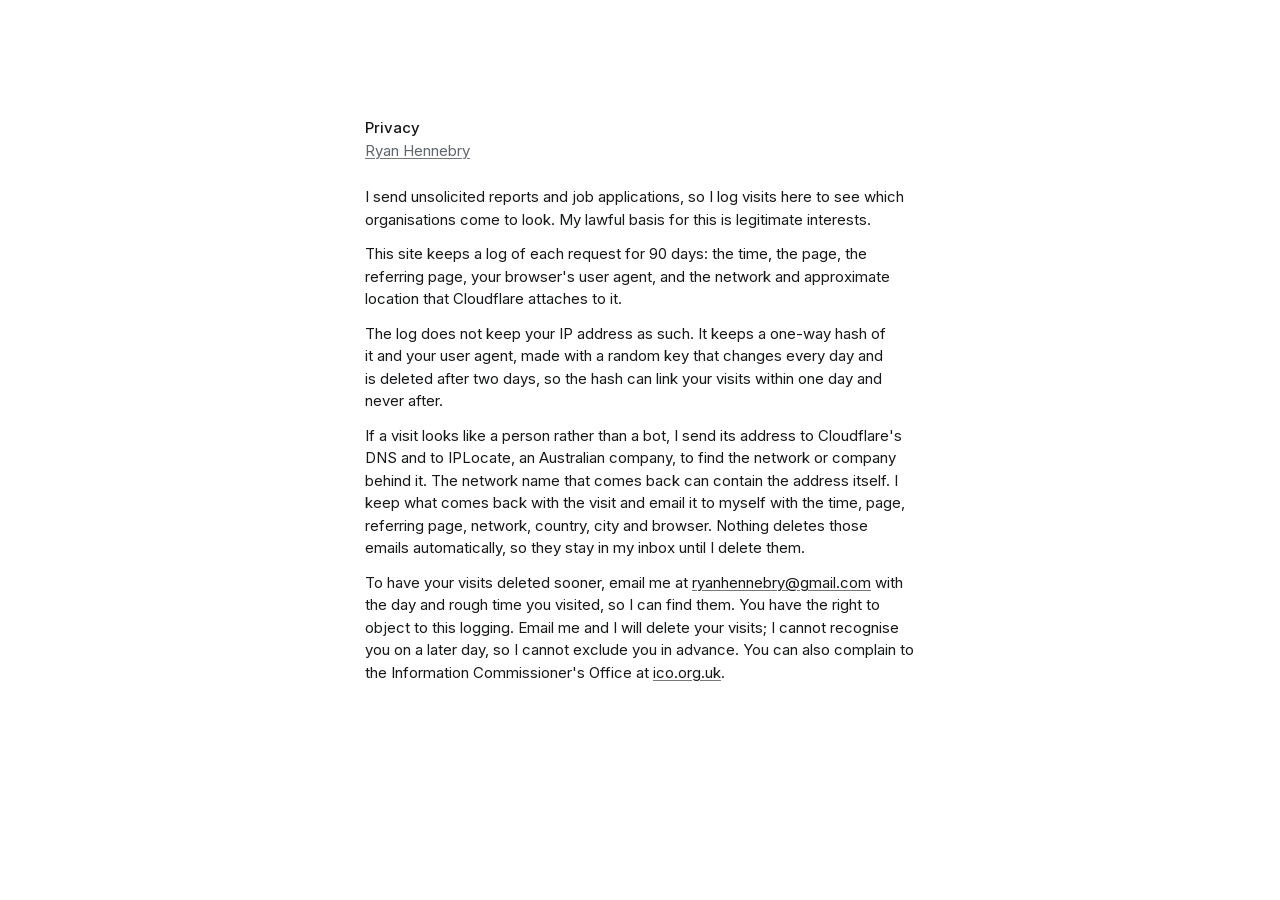
<file: privacy.html>
<!doctype html>
<html lang="en-GB">
  <head>
    <meta charset="utf-8">
    <meta name="viewport" content="width=device-width, initial-scale=1">
    <meta name="color-scheme" content="light">
    <meta name="theme-color" content="#24303C">

    <title>Privacy - Ryan Hennebry</title>
    <meta name="description" content="">

    <link rel="icon" href="favicon.ico" sizes="any">
    <link rel="icon" type="image/png" sizes="48x48" href="favicon-48.png">
    <link rel="apple-touch-icon" href="apple-touch-icon.png">
    <link rel="stylesheet" href="assets/site.css">
  </head>
  <body>
    <main class="page">
      <header class="intro">
        <h1>Privacy</h1>
        <p class="intro__role"><a href="index.html">Ryan Hennebry</a></p>
        <p>I send unsolicited reports and job applications, so I log visits here to see which organisations come to look. My lawful basis for this is legitimate interests.</p>
        <p>This site keeps a log of each request for 90 days: the time, the page, the referring page, your browser's user agent, and the network and approximate location that Cloudflare attaches to it.</p>
        <p>The log does not keep your IP address as such. It keeps a one-way hash of it and your user agent, made with a random key that changes every day and is deleted after two days, so the hash can link your visits within one day and never after.</p>
        <p>If a visit looks like a person rather than a bot, I send its address to Cloudflare's DNS and to IPLocate, an Australian company, to find the network or company behind it. The network name that comes back can contain the address itself. I keep what comes back with the visit and email it to myself with the time, page, referring page, network, country, city and browser. Nothing deletes those emails automatically, so they stay in my inbox until I delete them.</p>
        <p>To have your visits deleted sooner, email me at <a href="mailto:ryanhennebry@gmail.com">ryanhennebry@gmail.com</a> with the day and rough time you visited, so I can find them. You have the right to object to this logging. Email me and I will delete your visits; I cannot recognise you on a later day, so I cannot exclude you in advance. You can also complain to the Information Commissioner's Office at <a href="https://ico.org.uk/">ico.org.uk</a>.</p>
      </header>
    </main>
  </body>
</html>
</file>
<file: assets/site.css>
/* Inter, variable, latin subset, served locally. Zero network requests. */
@font-face {
  font-family: "Inter";
  src: url("fonts/inter-latin-var.woff2") format("woff2-variations");
  font-weight: 100 900;
  font-style: normal;
  font-display: swap;
}

/*
  Two weights only: 400 and 500. Inter's default instance is also 400, so every
  rule that sets type below states its font-weight rather than letting the
  default stand in for a decision. The opsz axis (14 to 32) is never pinned to a
  fixed value: `font-optical-sizing: auto` states explicitly that the browser is
  to resolve it from the rendered size.
*/

:root {
  --paper: #ffffff;         /* 1.00:1  pure white, the background */
  --ink: #16181A;           /* 17.80:1 near-black, narrative text */
  --muted: #5F656B;         /* 5.90:1  muted grey, the section labels and the privacy page's link home */
  --rule: #777777;          /* 4.48:1  resting link underline; clears 3:1 as a non-text identifier */
  --rule-strong: #646464;   /* 5.92:1  hover underline and focus ring */
  --selection: #E6E6E6;

  /*
    FROZEN at 550px. Ryan selected this measure after comparing 600px, 550px
    and 525px with the final copy. The narrative sentence wraps at the full
    measure; the type, tracking and browser's natural pretty wrap stay unchanged.
  */
  --measure: 550px;
  --gutter: 24px;

  --leading: 1.5;             /* body. No letter-spacing is set anywhere on the page: at 15px Inter's own
                                 tracking stands unaltered. */

  --size-name: 15px;
  --size-body: 15px;
  --weight-regular: 400;
  --weight-strong: 500;

  /*
    Void, then dense. One long silence above the name, then a block whose
    internal steps are small enough that the page reads as a single object.

    The two inner steps follow published spacing rules on ui-skills.com rather
    than eyeballed numbers. nolanperk/rad-spacing moves in 4px increments,
    which gives the label-to-content pair its 4px edge-case floor and adjacent
    narrative paragraphs 12px. Distinct groups use 24px, exactly twice that
    paragraph step.
  */
  --space-void: 117px;         /* above the name, desktop. Justified by this page, not borrowed: the void is the
                                  only generous gesture available here, on a page with no scroll, no large type, no
                                  imagery, no colour and no dividers. 117px reads as chosen rather than as a default
                                  top margin, and keeps the whole page inside a 700px viewport without scrolling.
                                  emilkowal.ski also paints 117px, but that is a coincidence and not the reason: his
                                  is 64px of authored padding plus 53px of flow taken by an invisible sticky banner.
                                  ibelick's 248px was measured and rejected as an outlier. See DESIGN.md, The Void
                                  Above The Name Rule, which supersedes any earlier provenance note. */
  --space-void-narrow: 56px;   /* above the name, below 481px. The old narrow value (120px) scaled proportionally from the old 248px desktop void. */
  --space-tight: 4px;           /* a section label to its content */
  --space-para: 12px;          /* adjacent paragraphs. On the 4/8 scale, and exactly half --space-group per better-layout's 2x rule. */
  --space-group: 24px;         /* block to block, AND the name to the first paragraph. One token, one value, both uses: do not split it. */
  --space-bottom: 48px;        /* below the last line */
}

*,
*::before,
*::after {
  box-sizing: border-box;
}

html {
  -webkit-font-smoothing: antialiased;
  -moz-osx-font-smoothing: grayscale;
  background-color: var(--paper);
}

body {
  margin: 0;
  background-color: var(--paper);
  color: var(--ink);
  font-family: "Inter", ui-sans-serif, system-ui, -apple-system, "Segoe UI", sans-serif;
  font-size: var(--size-body);
  font-weight: var(--weight-regular);
  font-optical-sizing: auto;
  line-height: var(--leading);
}

/*
  Background only. Setting `color` here also resets text-decoration-color, which
  flattened the muted tier: selected muted text jumped to ink and the link
  underline jumped from --rule to ink. Selection now recolours the ground only.
*/
::selection {
  background-color: var(--selection);
}

/* Container is wider than the text; the reading measure is created by padding inward. */
.page {
  max-width: calc(var(--measure) + 2 * var(--gutter));
  margin-inline: auto;
  padding-inline: var(--gutter);
  padding-block: var(--space-void) var(--space-bottom);
}

h1,
h2,
p {
  margin: 0;
}

p {
  text-wrap: pretty;
}

/*
  The name carries no margin below it. On the privacy page the role-line slot
  sits directly under it at one line-height, so the two read as a single unit.
*/
h1 {
  font-size: var(--size-name);
  font-weight: var(--weight-strong);
}

/* The role line, used only on the privacy page for the link home. Body size, body weight, muted. */
.intro__role {
  font-size: var(--size-body);
  font-weight: var(--weight-regular);
  color: var(--muted);
}

/*
  The step into the narrative is the block step, not the paragraph step. On the
  home page the narrative follows the name directly; on the privacy page it
  follows the role-line slot, which there holds the link home. Both take
  --space-group. A plain `.intro p + p` once handed this step the paragraph
  value and the top of the page ran short. This deliberately reuses
  --space-group rather than declaring its own number. Do not hardcode 24px here.
*/
.intro h1 + p:not(.intro__role),
.intro__role + p {
  margin-top: var(--space-group);
}

/* Adjacent narrative paragraphs only. A role line, where a page has one, is excluded. */
.intro p:not(.intro__role) + p {
  margin-top: var(--space-para);
}

.previously,
.projects,
.links {
  margin-top: var(--space-group);
}

/* Section labels are distinguished by colour and position, never by size or weight. */
h2 {
  font-size: var(--size-body);
  font-weight: var(--weight-regular);
  color: var(--muted);
  margin-bottom: var(--space-tight);
}

/*
  Link technique: text inherits its context colour, the underline carries the signal.
  The underline is the sole non-colour identifier of a link, so --rule is raised
  well past the 1.7 to 2.5:1 the references use: it must clear 3:1 as a non-text
  identifier. It is a neutral grey matched in luminance to the teal it replaced,
  so the page carries no hue at all.
*/
a {
  color: inherit;
  text-decoration: underline;
  text-decoration-color: var(--rule);
  text-decoration-thickness: 0.08em;
  text-underline-offset: 0.15em;
  text-decoration-skip-ink: auto;
  white-space: nowrap;          /* a link name never splits across lines; the longest is well inside 320px */
}

@media (hover: hover) and (pointer: fine) {
  a:hover {
    text-decoration-color: var(--rule-strong);
    text-decoration-thickness: 0.11em;
  }
}

a:focus-visible {
  outline: 2px solid var(--rule-strong);
  outline-offset: 2px;
  border-radius: 2px;
}

@media (forced-colors: active) {
  a {
    text-decoration-color: LinkText;
  }

  h2 {
    font-weight: var(--weight-strong);
  }

  a:focus-visible {
    outline-color: Highlight;
  }
}

/* Same page, same sizes, same gutter. Only the silence above the name shrinks. */
@media (max-width: 480px) {
  .page {
    padding-block: var(--space-void-narrow) var(--space-bottom);
  }
}

/* A background check may well be printed. Ink on paper, no tints, no focus ring. */
@media print {
  html,
  body {
    background: #FFFFFF;
  }

  body,
  h1 {
    color: #000000;
  }

  h2,
  .intro__role {
    color: #4A4A4A;
  }

  a {
    text-decoration-color: #000000;
    white-space: normal;        /* the appended URL below must be free to wrap */
  }

  /* Printed links are otherwise inert words. mailto: is left alone: the address
     is already the link text. */
  a[href^="http"]::after {
    content: " (" attr(href) ")";
    font-weight: var(--weight-regular);
  }

  a:focus-visible {
    outline: none;
  }
}

/*
  Motion: none, anywhere. A decision, not an omission. The reference end states are
  kept and every timed property change is dropped. Because nothing on this page moves,
  there is deliberately no prefers-reduced-motion block: there is nothing to reduce.
*/
</file>
